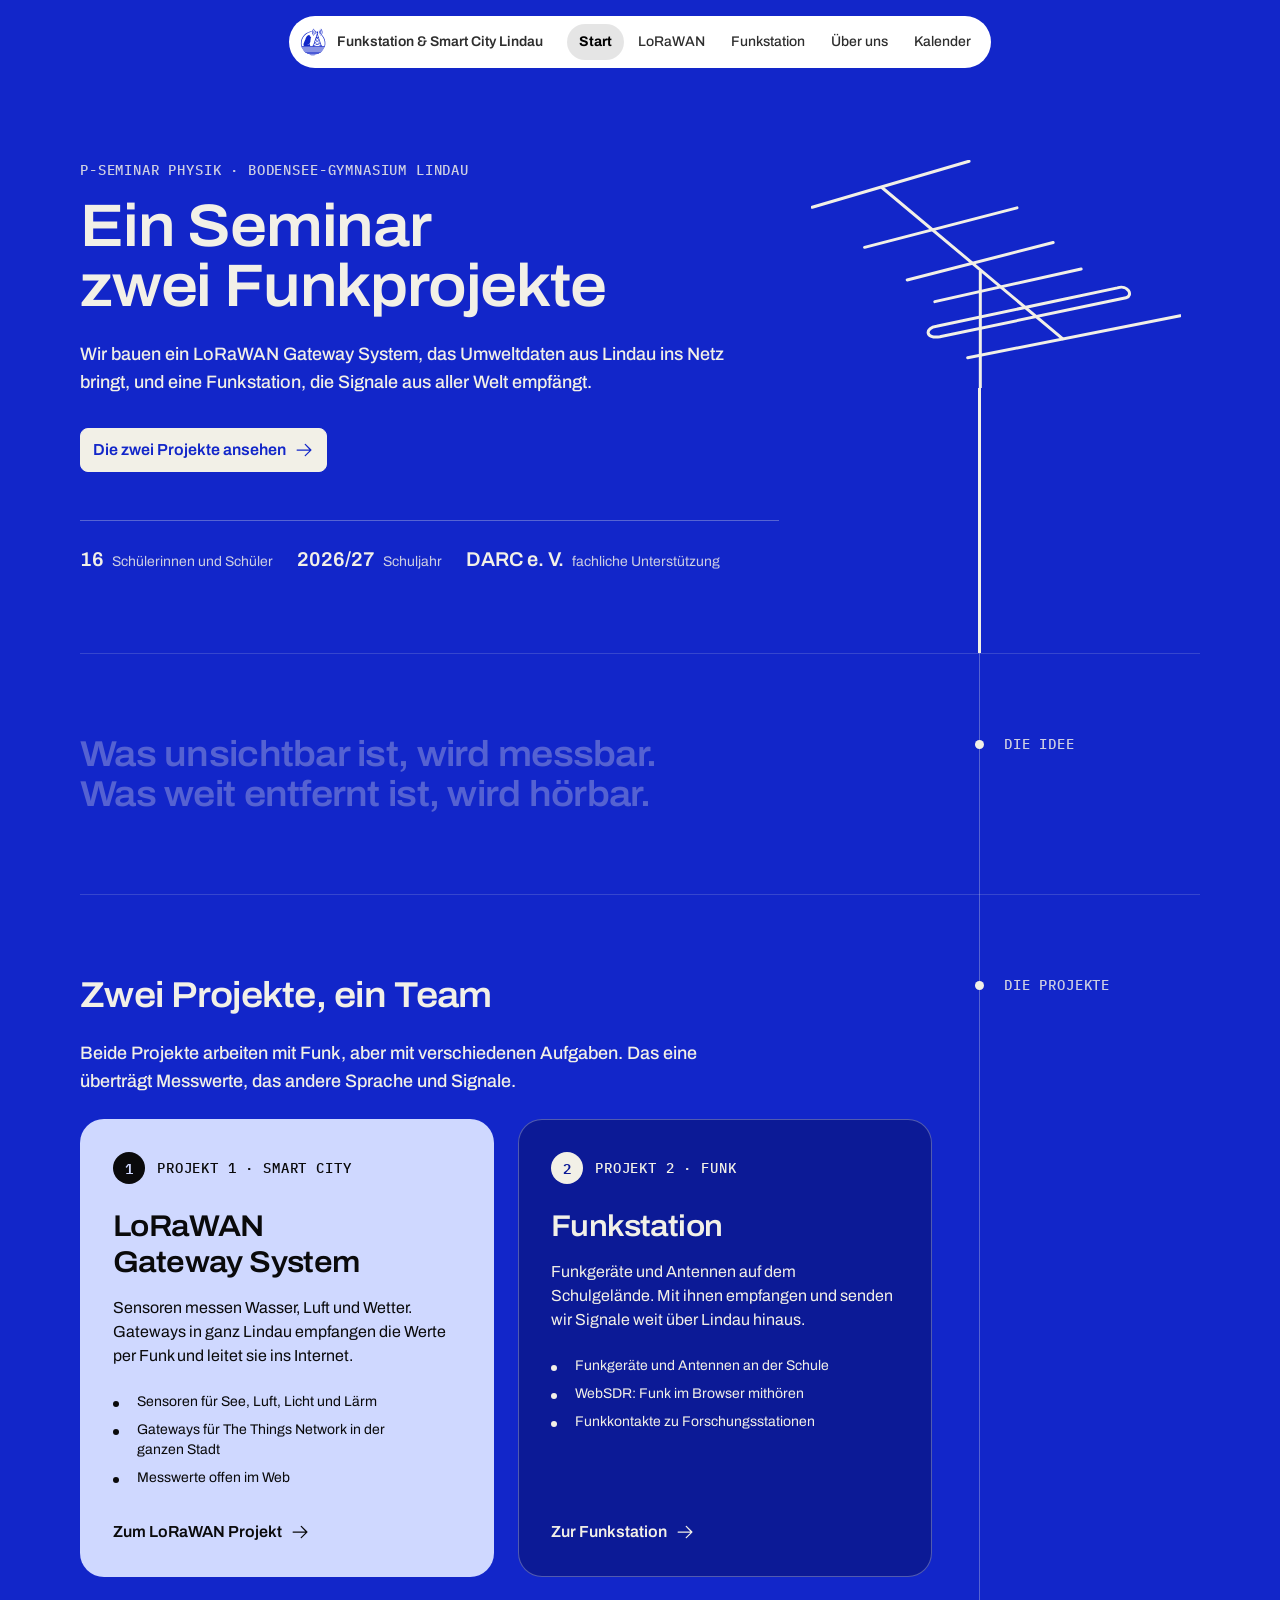
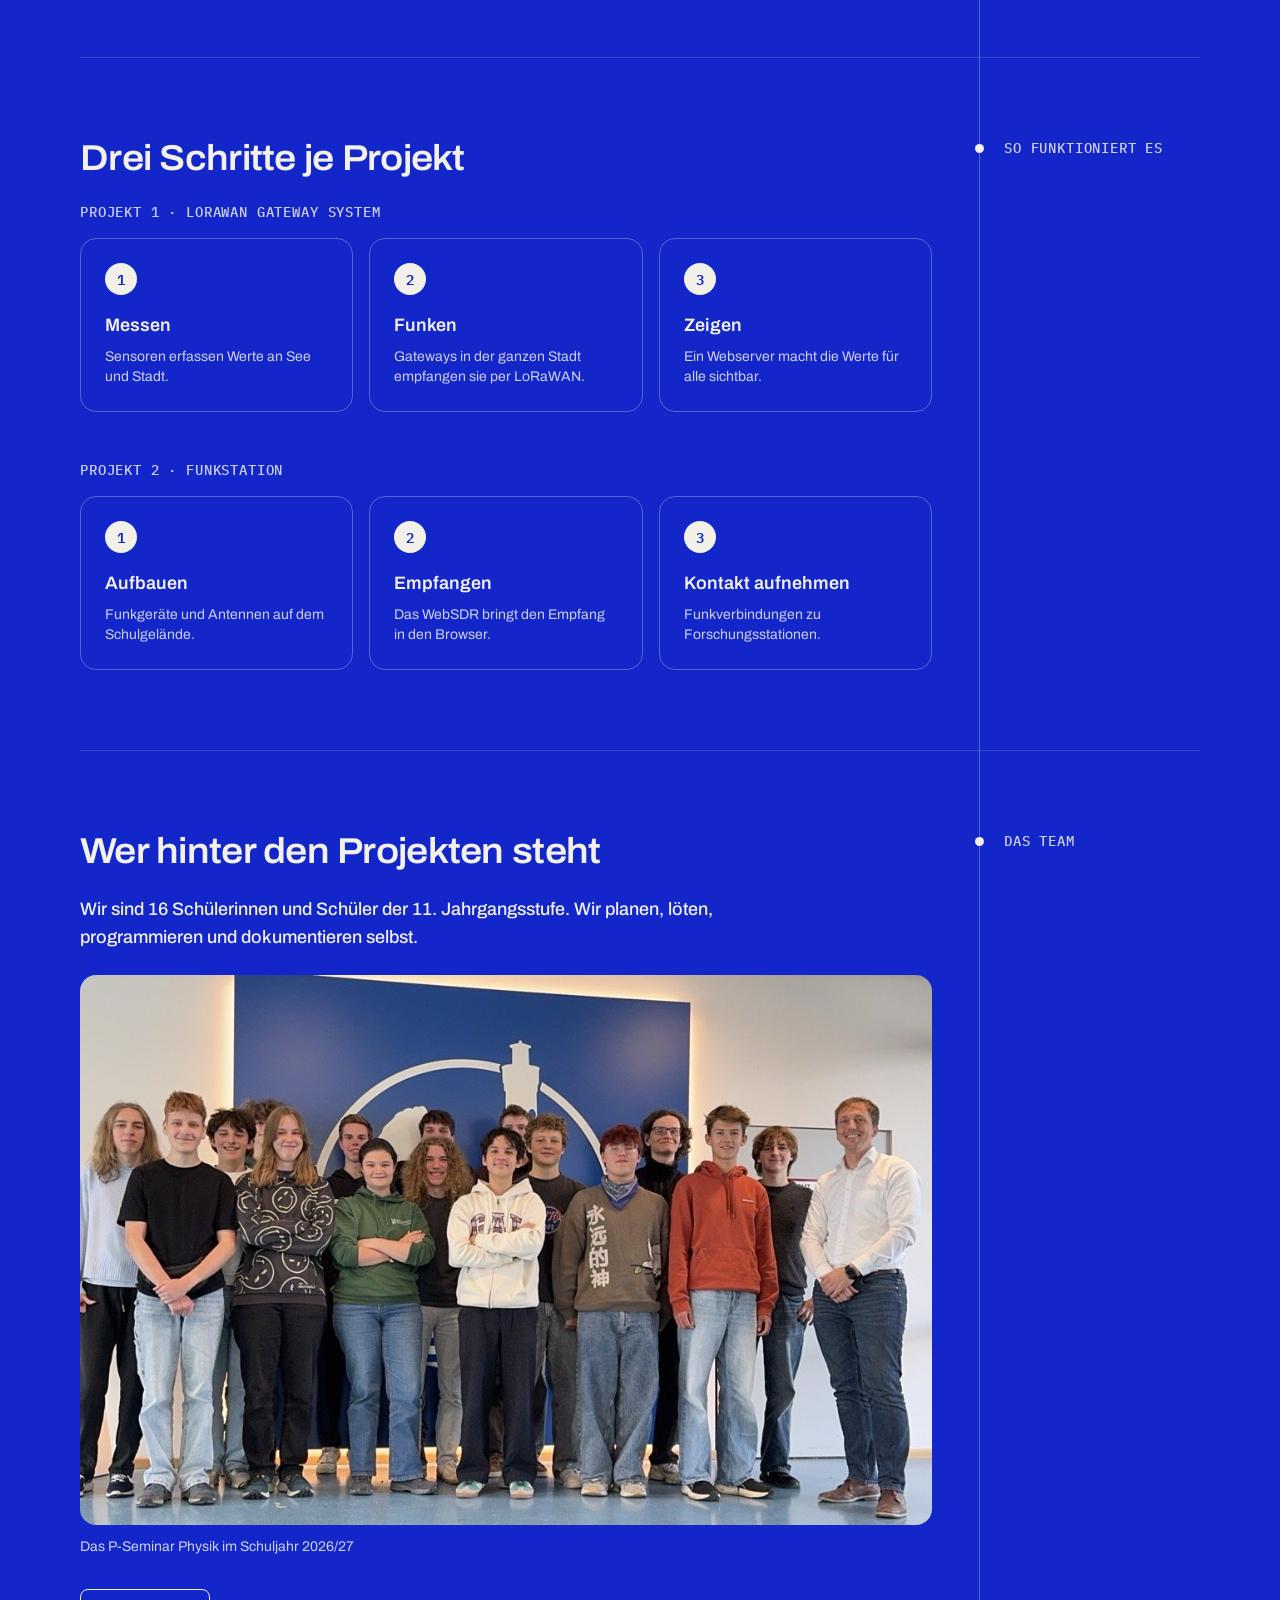
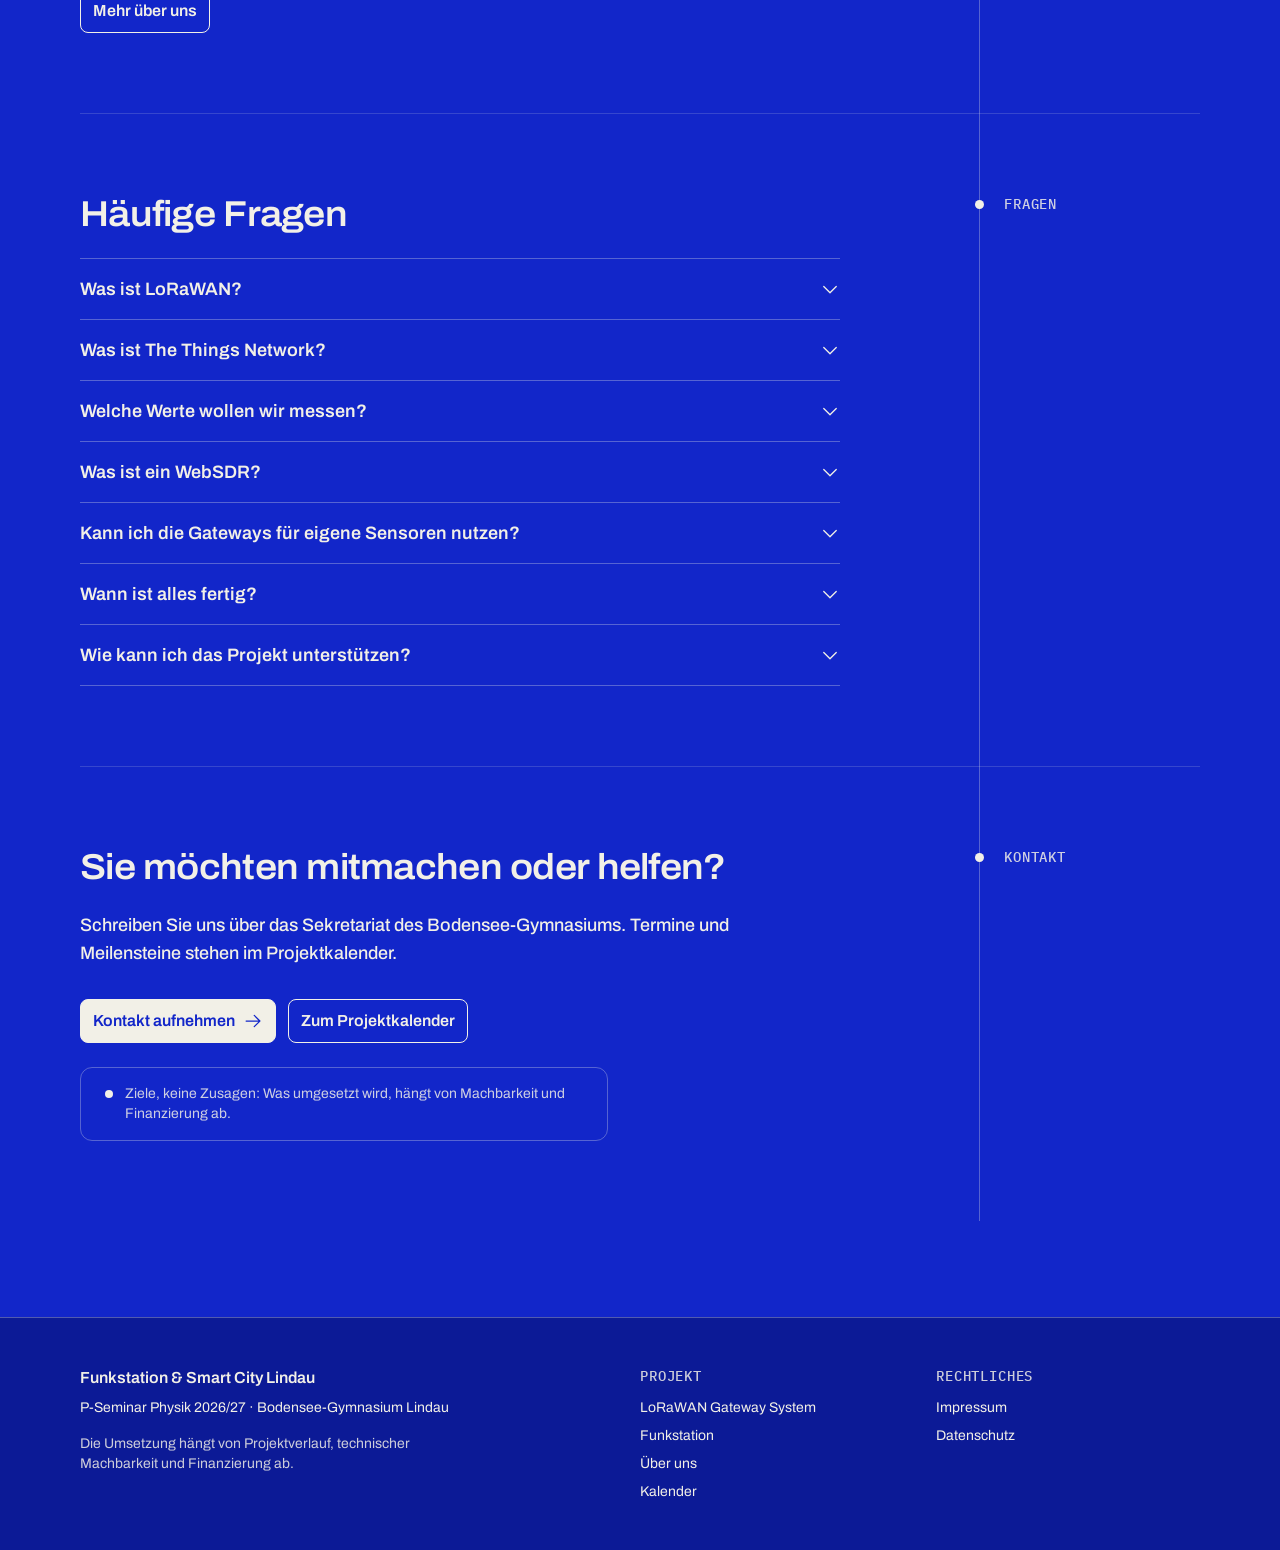
<file: index.html>
<!doctype html>
<html lang="de">
  <head>
    <meta charset="UTF-8" />
    <meta name="viewport" content="width=device-width, initial-scale=1.0" />
    <meta name="theme-color" content="#1226c9" />
    <meta
      name="description"
      content="Das P-Seminar Physik am Bodensee-Gymnasium Lindau baut zwei Projekte: ein LoRaWAN Gateway System für Umweltdaten und eine Funkstation."
    />
    <title>Funkstation &amp; Smart City Lindau — Zwei Funkprojekte am Bodensee-Gymnasium</title>
    <link rel="icon" type="image/svg+xml" href="logoblue.svg" />
    <meta property="og:type" content="website" />
    <meta property="og:site_name" content="Funkstation &amp; Smart City Lindau" />
    <meta property="og:locale" content="de_DE" />
    <meta property="og:title" content="Funkstation &amp; Smart City Lindau" />
    <meta
      property="og:description"
      content="Zwei Projekte des P-Seminars Physik am Bodensee-Gymnasium Lindau: ein LoRaWAN Gateway System für Umweltdaten und eine Funkstation."
    />
    <link rel="stylesheet" href="assets/fonts/fonts.css" />
    <link rel="stylesheet" href="assets/css/tokens.css" />
    <link rel="stylesheet" href="assets/css/base.css" />
    <link rel="stylesheet" href="assets/css/content.css" />
    <link rel="stylesheet" href="assets/css/home.css" />
    <script src="assets/js/site.js" defer></script>
  </head>
  <body>
    <a class="skip-link" href="#main">Zum Inhalt springen</a>

    <header class="site-header">
      <div class="site-header__inner">
        <a class="brand" href="index.html">
          <img class="brand__mark" src="assets/img/logo.svg" width="32" height="32" alt="" />
          <span>Funkstation &amp; Smart City Lindau</span>
        </a>
        <button class="nav-toggle" type="button" aria-expanded="false" aria-controls="site-nav" aria-label="Menü öffnen">
          <span></span><span></span>
        </button>
        <nav class="site-nav" id="site-nav" aria-label="Hauptnavigation">
          <a href="index.html" aria-current="page">Start</a>
          <a href="lorawan.html">LoRaWAN</a>
          <a href="funkstation.html">Funkstation</a>
          <a href="ueber-uns.html">Über uns</a>
          <a href="kalender.html">Kalender</a>
        </nav>
      </div>
    </header>

    <main id="main">
      <div class="shell hero">
        <div class="hero__copy">
          <p class="label">P-Seminar Physik · Bodensee-Gymnasium Lindau</p>
          <h1>Ein Seminar<br />zwei Funkprojekte</h1>
          <p class="lead">
            Wir bauen ein LoRaWAN Gateway System, das Umweltdaten aus Lindau ins Netz bringt, und eine
            Funkstation, die Signale aus aller Welt empfängt.
          </p>
          <div class="btn-row">
            <a class="btn btn--solid" href="#projekte">Die zwei Projekte ansehen <svg class="icon" viewBox="0 0 256 256" aria-hidden="true"><path d="M221.66,133.66l-72,72a8,8,0,0,1-11.32-11.32L196.69,136H40a8,8,0,0,1,0-16H196.69L138.34,61.66a8,8,0,0,1,11.32-11.32l72,72A8,8,0,0,1,221.66,133.66Z"/></svg></a>
          </div>
          <ul class="proof" aria-label="Eckdaten">
            <li><strong>16</strong> Schülerinnen und Schüler</li>
            <li><strong>2026/27</strong> Schuljahr</li>
            <li><strong>DARC e.&nbsp;V.</strong> fachliche Unterstützung</li>
          </ul>
        </div>

        <div class="hero__antenna" aria-hidden="true">
          <svg viewBox="0 0 618 380" fill="none" stroke="currentColor" stroke-width="3" stroke-linecap="round">
            <path d="M118.19 45.8074L419.19 297.806" vector-effect="non-scaling-stroke" />
            <path d="M2.00049 78.7375L263.391 2.00052" vector-effect="non-scaling-stroke" />
            <path d="M89.2905 145.574L343.331 79.7176" vector-effect="non-scaling-stroke" />
            <path d="M160.33 199.975L403.62 137.556" vector-effect="non-scaling-stroke" />
            <path d="M206.41 236.051L450.26 181.649" vector-effect="non-scaling-stroke" />
            <path
              d="M209.271 277.089L510.8 213.146C528.02 207.509 538.061 225.461 524.951 229.754L214.771 294.608C190.011 298.642 189.491 279.36 209.271 277.089Z"
              vector-effect="non-scaling-stroke"
            />
            <path d="M615.378 259.601L261.151 329.607" vector-effect="non-scaling-stroke" />
            <path d="M282.19 185.806V380" vector-effect="non-scaling-stroke" />
          </svg>
        </div>
      </div>

      <div class="shell">
        <div class="track">
          <div class="track__line" aria-hidden="true"><span class="track__fill"></span></div>

          <section class="section" aria-label="Unsere Idee">
            <p class="label section__label">Die Idee</p>
            <div class="section__body">
              <p class="heading-3 tagline" data-words>
                Was unsichtbar ist, wird messbar. Was weit entfernt ist, wird hörbar.
              </p>
            </div>
          </section>

          <section class="section" id="projekte" aria-labelledby="projekte-title">
            <p class="label section__label">Die Projekte</p>
            <div class="section__body" data-reveal>
              <h2 id="projekte-title">Zwei Projekte, ein Team</h2>
              <p class="lead">
                Beide Projekte arbeiten mit Funk, aber mit verschiedenen Aufgaben. Das eine überträgt
                Messwerte, das andere Sprache und Signale.
              </p>

              <div class="projects">
                <a class="project project--lorawan" href="lorawan.html">
                  <span class="project__no"><b><span>1</span></b>Projekt 1 · Smart City</span>
                  <h3>LoRaWAN Gateway System</h3>
                  <p>
                    Sensoren messen Wasser, Luft und Wetter. Gateways in ganz Lindau empfangen die
                    Werte per Funk und leitet sie ins Internet.
                  </p>
                  <ul class="bullets">
                    <li>Sensoren für See, Luft, Licht und Lärm</li>
                    <li>Gateways für The Things Network in der ganzen Stadt</li>
                    <li>Messwerte offen im Web</li>
                  </ul>
                  <span class="project__more">Zum LoRaWAN Projekt <svg class="icon" viewBox="0 0 256 256" aria-hidden="true"><path d="M221.66,133.66l-72,72a8,8,0,0,1-11.32-11.32L196.69,136H40a8,8,0,0,1,0-16H196.69L138.34,61.66a8,8,0,0,1,11.32-11.32l72,72A8,8,0,0,1,221.66,133.66Z"/></svg></span>
                </a>

                <a class="project project--funk" href="funkstation.html">
                  <span class="project__no"><b><span>2</span></b>Projekt 2 · Funk</span>
                  <h3>Funkstation</h3>
                  <p>
                    Funkgeräte und Antennen auf dem Schulgelände. Mit ihnen empfangen und senden wir
                    Signale weit über Lindau hinaus.
                  </p>
                  <ul class="bullets">
                    <li>Funkgeräte und Antennen an der Schule</li>
                    <li>WebSDR: Funk im Browser mithören</li>
                    <li>Funkkontakte zu Forschungsstationen</li>
                  </ul>
                  <span class="project__more">Zur Funkstation <svg class="icon" viewBox="0 0 256 256" aria-hidden="true"><path d="M221.66,133.66l-72,72a8,8,0,0,1-11.32-11.32L196.69,136H40a8,8,0,0,1,0-16H196.69L138.34,61.66a8,8,0,0,1,11.32-11.32l72,72A8,8,0,0,1,221.66,133.66Z"/></svg></span>
                </a>
              </div>
            </div>
          </section>

          <section class="section" aria-labelledby="ablauf-title">
            <p class="label section__label">So funktioniert es</p>
            <div class="section__body" data-reveal>
              <h2 id="ablauf-title">Drei Schritte je Projekt</h2>

              <div class="flow">
                <p class="label">Projekt 1 · LoRaWAN Gateway System</p>
                <ol class="steps">
                  <li><strong>Messen</strong><span>Sensoren erfassen Werte an See und Stadt.</span></li>
                  <li><strong>Funken</strong><span>Gateways in der ganzen Stadt empfangen sie per LoRaWAN.</span></li>
                  <li><strong>Zeigen</strong><span>Ein Webserver macht die Werte für alle sichtbar.</span></li>
                </ol>
              </div>

              <div class="flow">
                <p class="label">Projekt 2 · Funkstation</p>
                <ol class="steps">
                  <li><strong>Aufbauen</strong><span>Funkgeräte und Antennen auf dem Schulgelände.</span></li>
                  <li><strong>Empfangen</strong><span>Das WebSDR bringt den Empfang in den Browser.</span></li>
                  <li><strong>Kontakt aufnehmen</strong><span>Funkverbindungen zu Forschungsstationen.</span></li>
                </ol>
              </div>
            </div>
          </section>

          <section class="section" aria-labelledby="team-title">
            <p class="label section__label">Das Team</p>
            <div class="section__body" data-reveal>
              <h2 id="team-title">Wer hinter den Projekten steht</h2>
              <p class="lead">
                Wir sind 16 Schülerinnen und Schüler der 11. Jahrgangsstufe. Wir planen, löten, programmieren und
                dokumentieren selbst.
              </p>
              <figure class="photo">
                <img src="assets/img/team.jpg" width="1024" height="661" loading="lazy" decoding="async"
                  alt="Gruppenfoto des Seminars: Schülerinnen, Schüler und Betreuung stehen vor einer blauen Wand mit dem Logo der Schule." />
                <figcaption>Das P-Seminar Physik im Schuljahr 2026/27</figcaption>
              </figure>
              <div class="btn-row">
                <a class="btn" href="ueber-uns.html">Mehr über uns</a>
              </div>
            </div>
          </section>


          <section class="section" aria-labelledby="faq-title">
            <p class="label section__label">Fragen</p>
            <div class="section__body" data-reveal>
              <h2 id="faq-title">Häufige Fragen</h2>
              <div class="faq">
                <details>
                  <summary>Was ist LoRaWAN?<svg class="icon" viewBox="0 0 256 256" aria-hidden="true"><path d="M213.66,101.66l-80,80a8,8,0,0,1-11.32,0l-80-80A8,8,0,0,1,53.66,90.34L128,164.69l74.34-74.35a8,8,0,0,1,11.32,11.32Z"/></svg></summary>
                  <p>LoRaWAN ist ein Funkverfahren für kleine Datenmengen. Sensoren können damit über größere Entfernungen senden und brauchen dabei wenig Energie.</p>
                </details>
                <details>
                  <summary>Was ist The Things Network?<svg class="icon" viewBox="0 0 256 256" aria-hidden="true"><path d="M213.66,101.66l-80,80a8,8,0,0,1-11.32,0l-80-80A8,8,0,0,1,53.66,90.34L128,164.69l74.34-74.35a8,8,0,0,1,11.32,11.32Z"/></svg></summary>
                  <p>The Things Network ist ein gemeinschaftlich betriebenes Netz aus LoRaWAN Gateways. Es leitet die Daten der Sensoren ins Internet weiter. Unsere Gateways werden ein Teil davon.</p>
                </details>
                <details>
                  <summary>Welche Werte wollen wir messen?<svg class="icon" viewBox="0 0 256 256" aria-hidden="true"><path d="M213.66,101.66l-80,80a8,8,0,0,1-11.32,0l-80-80A8,8,0,0,1,53.66,90.34L128,164.69l74.34-74.35a8,8,0,0,1,11.32,11.32Z"/></svg></summary>
                  <p>Wasserstand und Wasserparameter des Bodensees, Luftqualität, Temperatur und Luftfeuchtigkeit, Helligkeit und Geräuschpegel.</p>
                </details>
                <details>
                  <summary>Was ist ein WebSDR?<svg class="icon" viewBox="0 0 256 256" aria-hidden="true"><path d="M213.66,101.66l-80,80a8,8,0,0,1-11.32,0l-80-80A8,8,0,0,1,53.66,90.34L128,164.69l74.34-74.35a8,8,0,0,1,11.32,11.32Z"/></svg></summary>
                  <p>Ein WebSDR ist eine Empfangsstation, die man über den Browser bedient. Damit kann jede und jeder Funkstationen mithören, ohne selbst ein Funkgerät zu besitzen.</p>
                </details>
                <details>
                  <summary>Kann ich die Gateways für eigene Sensoren nutzen?<svg class="icon" viewBox="0 0 256 256" aria-hidden="true"><path d="M213.66,101.66l-80,80a8,8,0,0,1-11.32,0l-80-80A8,8,0,0,1,53.66,90.34L128,164.69l74.34-74.35a8,8,0,0,1,11.32,11.32Z"/></svg></summary>
                  <p>Ja, das ist das Ziel. Über The Things Network können auch andere Menschen, Schulen und Organisationen in der Region ihre Sensoren anbinden.</p>
                </details>
                <details>
                  <summary>Wann ist alles fertig?<svg class="icon" viewBox="0 0 256 256" aria-hidden="true"><path d="M213.66,101.66l-80,80a8,8,0,0,1-11.32,0l-80-80A8,8,0,0,1,53.66,90.34L128,164.69l74.34-74.35a8,8,0,0,1,11.32,11.32Z"/></svg></summary>
                  <p>Wir bauen im Schuljahr 2026/27 Schritt für Schritt. Was umgesetzt wird, hängt vom Projektverlauf, der technischen Machbarkeit und der Finanzierung ab. Die nächsten Termine stehen im Projektkalender.</p>
                </details>
                <details>
                  <summary>Wie kann ich das Projekt unterstützen?<svg class="icon" viewBox="0 0 256 256" aria-hidden="true"><path d="M213.66,101.66l-80,80a8,8,0,0,1-11.32,0l-80-80A8,8,0,0,1,53.66,90.34L128,164.69l74.34-74.35a8,8,0,0,1,11.32,11.32Z"/></svg></summary>
                  <p>Wir freuen uns über Ausrüstung, Fachwissen und Menschen, die den Betrieb mittragen. Schreiben Sie an das Sekretariat des Bodensee-Gymnasiums.</p>
                </details>
              </div>
            </div>
          </section>

          <section class="section" aria-labelledby="kontakt-title">
            <p class="label section__label">Kontakt</p>
            <div class="section__body" data-reveal>
              <h2 id="kontakt-title">Sie möchten mitmachen oder helfen?</h2>
              <p class="lead">
                Schreiben Sie uns über das Sekretariat des Bodensee-Gymnasiums. Termine und Meilensteine
                stehen im Projektkalender.
              </p>
              <div class="btn-row">
                <a class="btn btn--solid" href="mailto:mail@bodensee-gymnasium.de">Kontakt aufnehmen <svg class="icon" viewBox="0 0 256 256" aria-hidden="true"><path d="M221.66,133.66l-72,72a8,8,0,0,1-11.32-11.32L196.69,136H40a8,8,0,0,1,0-16H196.69L138.34,61.66a8,8,0,0,1,11.32-11.32l72,72A8,8,0,0,1,221.66,133.66Z"/></svg></a>
                <a class="btn" href="kalender.html">Zum Projektkalender</a>
              </div>
              <p class="notice">Ziele, keine Zusagen: Was umgesetzt wird, hängt von Machbarkeit und Finanzierung ab.</p>
            </div>
          </section>
        </div>
      </div>
    </main>

    <footer class="site-footer">
      <div class="shell site-footer__inner">
        <div class="site-footer__about">
          <p class="site-footer__title">Funkstation &amp; Smart City Lindau</p>
          <p>P-Seminar Physik 2026/27 · Bodensee-Gymnasium Lindau</p>
          <p class="site-footer__note">
            Die Umsetzung hängt von Projektverlauf, technischer Machbarkeit und Finanzierung ab.
          </p>
        </div>
        <nav aria-label="Projekt">
          <p class="label">Projekt</p>
          <ul>
            <li><a href="lorawan.html">LoRaWAN Gateway System</a></li>
            <li><a href="funkstation.html">Funkstation</a></li>
            <li><a href="ueber-uns.html">Über uns</a></li>
            <li><a href="kalender.html">Kalender</a></li>
          </ul>
        </nav>
        <nav aria-label="Rechtliches">
          <p class="label">Rechtliches</p>
          <ul>
            <li><a href="impressum.html">Impressum</a></li>
            <li><a href="datenschutz.html">Datenschutz</a></li>
          </ul>
        </nav>
      </div>
    </footer>
  </body>
</html>
</file>
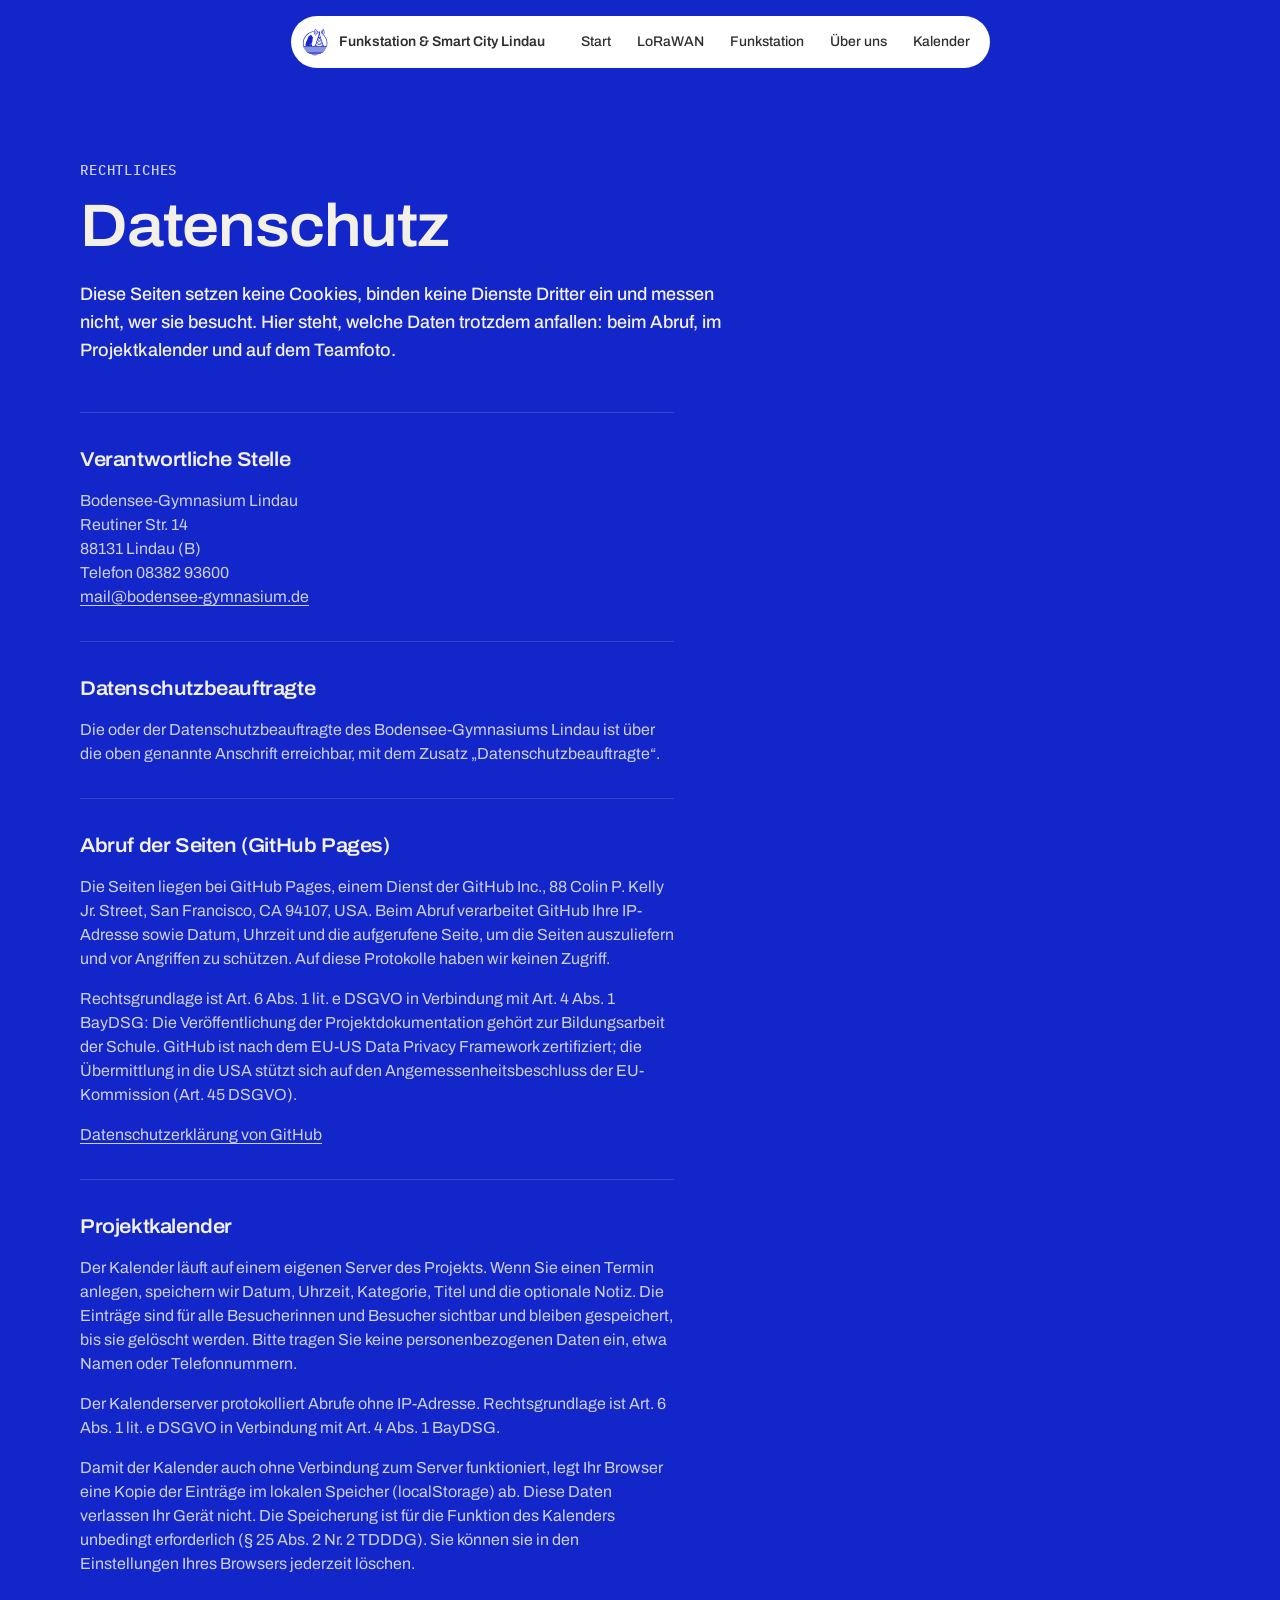
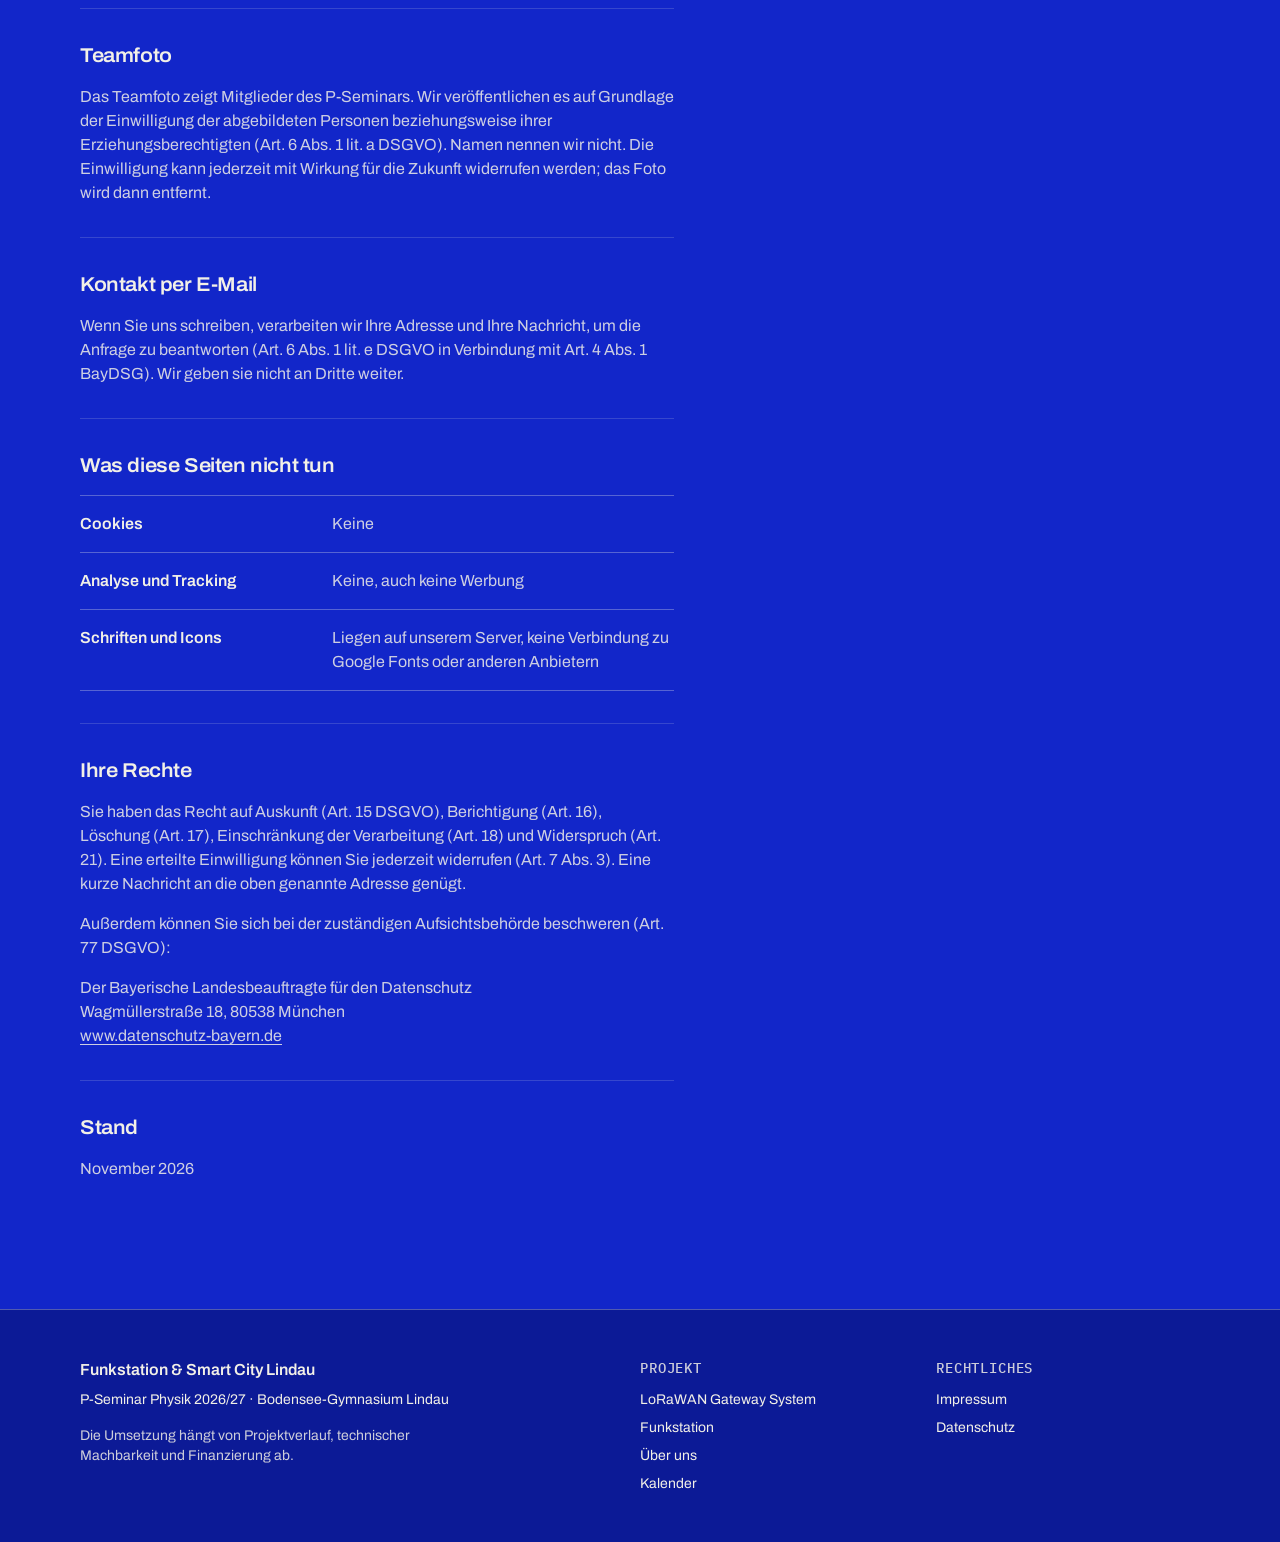
<file: datenschutz.html>
<!doctype html>
<html lang="de">
  <head>
    <meta charset="UTF-8" />
    <meta name="viewport" content="width=device-width, initial-scale=1.0" />
    <meta name="theme-color" content="#1226c9" />
    <meta
      name="description"
      content="Datenschutzerklärung der Projektseite Funkstation &amp; Smart City Lindau: keine Cookies, kein Tracking, Hosting bei GitHub Pages, Projektkalender, Teamfoto."
    />
    <title>Datenschutz — Funkstation &amp; Smart City Lindau</title>
    <link rel="icon" type="image/svg+xml" href="logoblue.svg" />
    <link rel="stylesheet" href="assets/fonts/fonts.css" />
    <link rel="stylesheet" href="assets/css/tokens.css" />
    <link rel="stylesheet" href="assets/css/base.css" />
    <link rel="stylesheet" href="assets/css/content.css" />
    <script src="assets/js/site.js" defer></script>
  </head>
  <body>
    <a class="skip-link" href="#main">Zum Inhalt springen</a>

    <header class="site-header">
      <div class="site-header__inner">
        <a class="brand" href="index.html">
          <img class="brand__mark" src="assets/img/logo.svg" width="32" height="32" alt="" />
          <span>Funkstation &amp; Smart City Lindau</span>
        </a>
        <button class="nav-toggle" type="button" aria-expanded="false" aria-controls="site-nav" aria-label="Menü öffnen">
          <span></span><span></span>
        </button>
        <nav class="site-nav" id="site-nav" aria-label="Hauptnavigation">
          <a href="index.html">Start</a>
          <a href="lorawan.html">LoRaWAN</a>
          <a href="funkstation.html">Funkstation</a>
          <a href="ueber-uns.html">Über uns</a>
          <a href="kalender.html">Kalender</a>
        </nav>
      </div>
    </header>

    <main id="main" class="shell">
      <header class="page-head">
        <p class="label">Rechtliches</p>
        <h1>Datenschutz</h1>
        <p class="lead">
          Diese Seiten setzen keine Cookies, binden keine Dienste Dritter ein und messen nicht, wer sie besucht.
          Hier steht, welche Daten trotzdem anfallen: beim Abruf, im Projektkalender und auf dem Teamfoto.
        </p>
      </header>

      <div class="prose">
        <section aria-labelledby="stelle">
          <h2 id="stelle">Verantwortliche Stelle</h2>
          <address>
            Bodensee-Gymnasium Lindau<br />
            Reutiner Str. 14<br />
            88131 Lindau (B)<br />
            Telefon 08382 93600<br />
            <a href="mailto:mail@bodensee-gymnasium.de">mail@bodensee-gymnasium.de</a>
          </address>
        </section>

        <section aria-labelledby="dsb">
          <h2 id="dsb">Datenschutzbeauftragte</h2>
          <p>
            Die oder der Datenschutzbeauftragte des Bodensee-Gymnasiums Lindau ist über die oben genannte
            Anschrift erreichbar, mit dem Zusatz „Datenschutzbeauftragte“.
          </p>
        </section>

        <section aria-labelledby="hosting">
          <h2 id="hosting">Abruf der Seiten (GitHub Pages)</h2>
          <p>
            Die Seiten liegen bei GitHub Pages, einem Dienst der GitHub Inc., 88 Colin P. Kelly Jr. Street,
            San Francisco, CA 94107, USA. Beim Abruf verarbeitet GitHub Ihre IP-Adresse sowie Datum, Uhrzeit und
            die aufgerufene Seite, um die Seiten auszuliefern und vor Angriffen zu schützen. Auf diese Protokolle
            haben wir keinen Zugriff.
          </p>
          <p>
            Rechtsgrundlage ist Art. 6 Abs. 1 lit. e DSGVO in Verbindung mit Art. 4 Abs. 1 BayDSG: Die
            Veröffentlichung der Projektdokumentation gehört zur Bildungsarbeit der Schule. GitHub ist nach dem
            EU-US Data Privacy Framework zertifiziert; die Übermittlung in die USA stützt sich auf den
            Angemessenheitsbeschluss der EU-Kommission (Art. 45 DSGVO).
          </p>
          <p>
            <a href="https://docs.github.com/site-policy/privacy-policies/github-general-privacy-statement"
              >Datenschutzerklärung von GitHub</a
            >
          </p>
        </section>

        <section aria-labelledby="kalender">
          <h2 id="kalender">Projektkalender</h2>
          <p>
            Der Kalender läuft auf einem eigenen Server des Projekts. Wenn Sie einen Termin anlegen, speichern wir
            Datum, Uhrzeit, Kategorie, Titel und die optionale Notiz. Die Einträge sind für alle Besucherinnen und
            Besucher sichtbar und bleiben gespeichert, bis sie gelöscht werden. Bitte tragen Sie keine
            personenbezogenen Daten ein, etwa Namen oder Telefonnummern.
          </p>
          <p>
            Der Kalenderserver protokolliert Abrufe ohne IP-Adresse. Rechtsgrundlage ist Art. 6 Abs. 1 lit. e
            DSGVO in Verbindung mit Art. 4 Abs. 1 BayDSG.
          </p>
          <p>
            Damit der Kalender auch ohne Verbindung zum Server funktioniert, legt Ihr Browser eine Kopie der
            Einträge im lokalen Speicher (localStorage) ab. Diese Daten verlassen Ihr Gerät nicht. Die Speicherung
            ist für die Funktion des Kalenders unbedingt erforderlich (§ 25 Abs. 2 Nr. 2 TDDDG). Sie können sie in
            den Einstellungen Ihres Browsers jederzeit löschen.
          </p>
        </section>

        <section aria-labelledby="foto">
          <h2 id="foto">Teamfoto</h2>
          <p>
            Das Teamfoto zeigt Mitglieder des P-Seminars. Wir veröffentlichen es auf Grundlage der Einwilligung
            der abgebildeten Personen beziehungsweise ihrer Erziehungsberechtigten (Art. 6 Abs. 1 lit. a DSGVO).
            Namen nennen wir nicht. Die Einwilligung kann jederzeit mit Wirkung für die Zukunft widerrufen werden;
            das Foto wird dann entfernt.
          </p>
        </section>

        <section aria-labelledby="mail">
          <h2 id="mail">Kontakt per E-Mail</h2>
          <p>
            Wenn Sie uns schreiben, verarbeiten wir Ihre Adresse und Ihre Nachricht, um die Anfrage zu
            beantworten (Art. 6 Abs. 1 lit. e DSGVO in Verbindung mit Art. 4 Abs. 1 BayDSG). Wir geben sie nicht
            an Dritte weiter.
          </p>
        </section>

        <section aria-labelledby="ohne">
          <h2 id="ohne">Was diese Seiten nicht tun</h2>
          <dl class="fact-list">
            <div>
              <dt>Cookies</dt>
              <dd>Keine</dd>
            </div>
            <div>
              <dt>Analyse und Tracking</dt>
              <dd>Keine, auch keine Werbung</dd>
            </div>
            <div>
              <dt>Schriften und Icons</dt>
              <dd>Liegen auf unserem Server, keine Verbindung zu Google Fonts oder anderen Anbietern</dd>
            </div>
          </dl>
        </section>

        <section aria-labelledby="rechte">
          <h2 id="rechte">Ihre Rechte</h2>
          <p>
            Sie haben das Recht auf Auskunft (Art. 15 DSGVO), Berichtigung (Art. 16), Löschung (Art. 17),
            Einschränkung der Verarbeitung (Art. 18) und Widerspruch (Art. 21). Eine erteilte Einwilligung können
            Sie jederzeit widerrufen (Art. 7 Abs. 3). Eine kurze Nachricht an die oben genannte Adresse genügt.
          </p>
          <p>
            Außerdem können Sie sich bei der zuständigen Aufsichtsbehörde beschweren (Art. 77 DSGVO):
          </p>
          <address>
            Der Bayerische Landesbeauftragte für den Datenschutz<br />
            Wagmüllerstraße 18, 80538 München<br />
            <a href="https://www.datenschutz-bayern.de">www.datenschutz-bayern.de</a>
          </address>
        </section>

        <section aria-labelledby="stand">
          <h2 id="stand">Stand</h2>
          <p>November 2026</p>
        </section>
      </div>
    </main>

    <footer class="site-footer">
      <div class="shell site-footer__inner">
        <div class="site-footer__about">
          <p class="site-footer__title">Funkstation &amp; Smart City Lindau</p>
          <p>P-Seminar Physik 2026/27 · Bodensee-Gymnasium Lindau</p>
          <p class="site-footer__note">
            Die Umsetzung hängt von Projektverlauf, technischer Machbarkeit und Finanzierung ab.
          </p>
        </div>
        <nav aria-label="Projekt">
          <p class="label">Projekt</p>
          <ul>
            <li><a href="lorawan.html">LoRaWAN Gateway System</a></li>
            <li><a href="funkstation.html">Funkstation</a></li>
            <li><a href="ueber-uns.html">Über uns</a></li>
            <li><a href="kalender.html">Kalender</a></li>
          </ul>
        </nav>
        <nav aria-label="Rechtliches">
          <p class="label">Rechtliches</p>
          <ul>
            <li><a href="impressum.html">Impressum</a></li>
            <li><a href="datenschutz.html">Datenschutz</a></li>
          </ul>
        </nav>
      </div>
    </footer>
  </body>
</html>
</file>
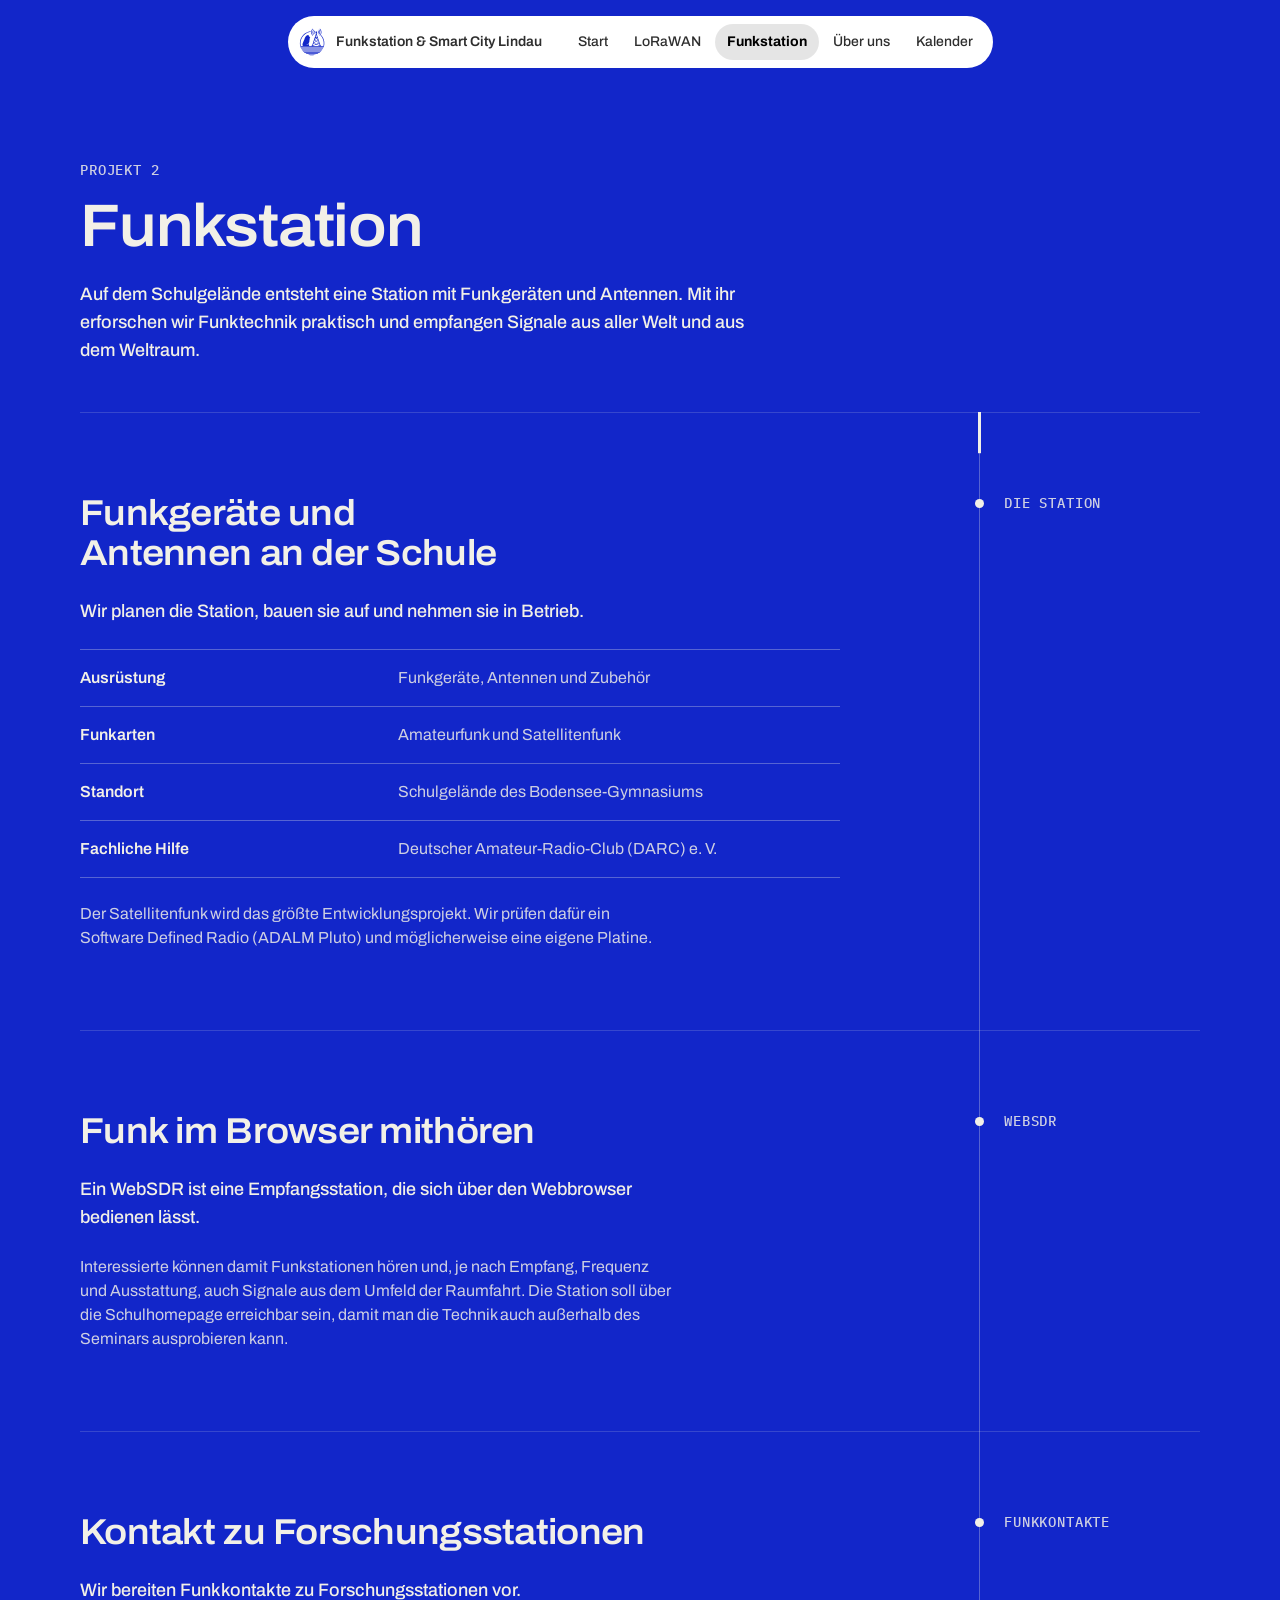
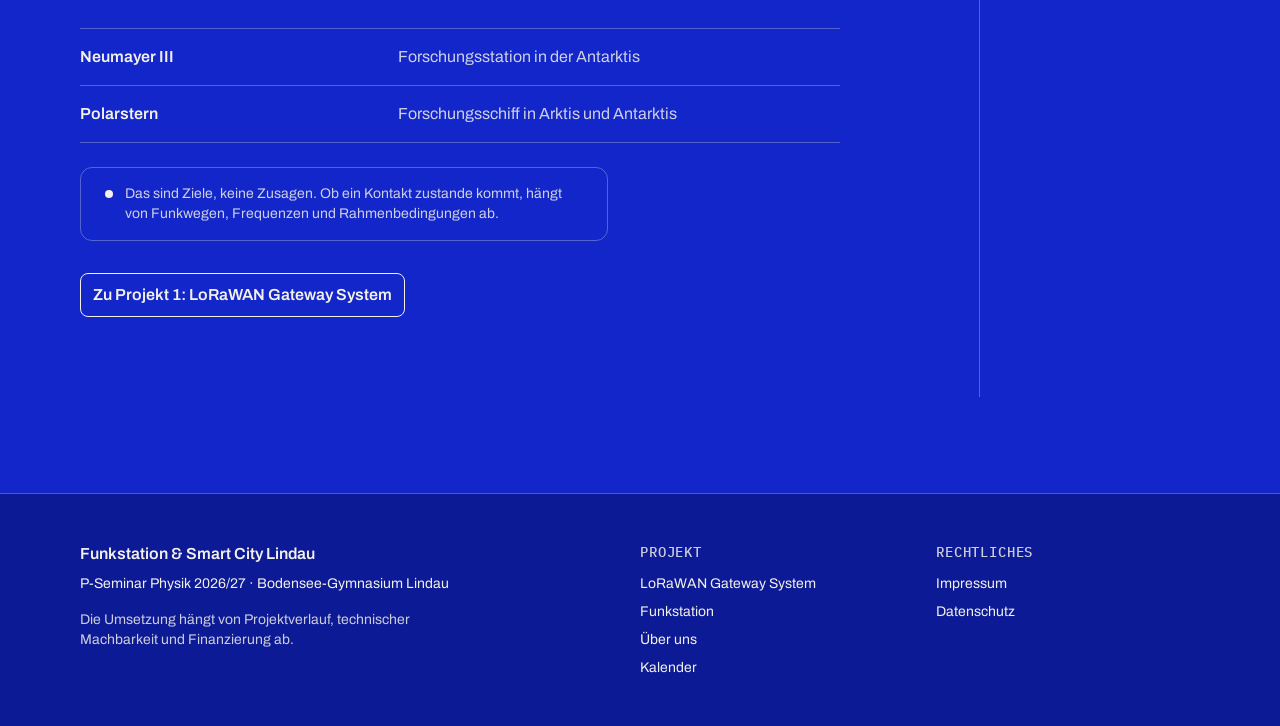
<file: funkstation.html>
<!doctype html>
<html lang="de">
  <head>
    <meta charset="UTF-8" />
    <meta name="viewport" content="width=device-width, initial-scale=1.0" />
    <meta name="theme-color" content="#1226c9" />
    <meta
      name="description"
      content="Projekt 2 des P-Seminars Physik am Bodensee-Gymnasium Lindau: eine Funkstation mit WebSDR und Funkkontakten zu Forschungsstationen."
    />
    <title>Funkstation — Funkstation &amp; Smart City Lindau</title>
    <link rel="icon" type="image/svg+xml" href="logoblue.svg" />
    <link rel="stylesheet" href="assets/fonts/fonts.css" />
    <link rel="stylesheet" href="assets/css/tokens.css" />
    <link rel="stylesheet" href="assets/css/base.css" />
    <link rel="stylesheet" href="assets/css/content.css" />
    <script src="assets/js/site.js" defer></script>
  </head>
  <body>
    <a class="skip-link" href="#main">Zum Inhalt springen</a>

    <header class="site-header">
      <div class="site-header__inner">
        <a class="brand" href="index.html">
          <img class="brand__mark" src="assets/img/logo.svg" width="32" height="32" alt="" />
          <span>Funkstation &amp; Smart City Lindau</span>
        </a>
        <button class="nav-toggle" type="button" aria-expanded="false" aria-controls="site-nav" aria-label="Menü öffnen">
          <span></span><span></span>
        </button>
        <nav class="site-nav" id="site-nav" aria-label="Hauptnavigation">
          <a href="index.html">Start</a>
          <a href="lorawan.html">LoRaWAN</a>
          <a href="funkstation.html" aria-current="page">Funkstation</a>
          <a href="ueber-uns.html">Über uns</a>
          <a href="kalender.html">Kalender</a>
        </nav>
      </div>
    </header>

    <main id="main" class="shell">
      <header class="page-head">
        <p class="label">Projekt 2</p>
        <h1>Funkstation</h1>
        <p class="lead">
          Auf dem Schulgelände entsteht eine Station mit Funkgeräten und Antennen. Mit ihr erforschen wir Funktechnik praktisch und empfangen Signale aus aller Welt und aus dem Weltraum.
        </p>
      </header>

      <div class="track">
        <div class="track__line" aria-hidden="true"><span class="track__fill"></span></div>

        <section class="section" aria-labelledby="station-title">
          <p class="label section__label">Die Station</p>
          <div class="section__body" data-reveal>
            <h2 id="station-title">Funkgeräte und Antennen an der Schule</h2>
            <p class="lead">
              Wir planen die Station, bauen sie auf und nehmen sie in Betrieb.
            </p>
            <dl class="fact-list">
              <div>
                <dt>Ausrüstung</dt>
                <dd>Funkgeräte, Antennen und Zubehör</dd>
              </div>
              <div>
                <dt>Funkarten</dt>
                <dd>Amateurfunk und Satellitenfunk</dd>
              </div>
              <div>
                <dt>Standort</dt>
                <dd>Schulgelände des Bodensee-Gymnasiums</dd>
              </div>
              <div>
                <dt>Fachliche Hilfe</dt>
                <dd>Deutscher Amateur-Radio-Club (DARC) e.&nbsp;V.</dd>
              </div>
            </dl>
            <p>
              Der Satellitenfunk wird das größte Entwicklungsprojekt. Wir prüfen dafür ein Software Defined Radio
              (ADALM Pluto) und möglicherweise eine eigene Platine.
            </p>
          </div>
        </section>

        <section class="section" aria-labelledby="websdr-title">
          <p class="label section__label">WebSDR</p>
          <div class="section__body" data-reveal>
            <h2 id="websdr-title">Funk im Browser mithören</h2>
            <p class="lead">
              Ein WebSDR ist eine Empfangsstation, die sich über den Webbrowser bedienen lässt.
            </p>
            <p>
              Interessierte können damit Funkstationen hören und, je nach Empfang, Frequenz und Ausstattung, auch Signale aus dem Umfeld der Raumfahrt. Die Station soll über die Schulhomepage erreichbar sein, damit man die Technik auch außerhalb des Seminars ausprobieren kann.
            </p>
          </div>
        </section>

        <section class="section" aria-labelledby="kontakte-title">
          <p class="label section__label">Funkkontakte</p>
          <div class="section__body" data-reveal>
            <h2 id="kontakte-title">Kontakt zu Forschungsstationen</h2>
            <p class="lead">
              Wir bereiten Funkkontakte zu Forschungsstationen vor.
            </p>
            <dl class="fact-list">
              <div>
                <dt>Neumayer III</dt>
                <dd>Forschungsstation in der Antarktis</dd>
              </div>
              <div>
                <dt>Polarstern</dt>
                <dd>Forschungsschiff in Arktis und Antarktis</dd>
              </div>
            </dl>
            <p class="notice">
              Das sind Ziele, keine Zusagen. Ob ein Kontakt zustande kommt, hängt von Funkwegen, Frequenzen und Rahmenbedingungen ab.
            </p>
            <div class="btn-row">
              <a class="btn" href="lorawan.html">Zu Projekt 1: LoRaWAN Gateway System</a>
            </div>
          </div>
        </section>
      </div>
    </main>

    <footer class="site-footer">
      <div class="shell site-footer__inner">
        <div class="site-footer__about">
          <p class="site-footer__title">Funkstation &amp; Smart City Lindau</p>
          <p>P-Seminar Physik 2026/27 · Bodensee-Gymnasium Lindau</p>
          <p class="site-footer__note">
            Die Umsetzung hängt von Projektverlauf, technischer Machbarkeit und Finanzierung ab.
          </p>
        </div>
        <nav aria-label="Projekt">
          <p class="label">Projekt</p>
          <ul>
            <li><a href="lorawan.html">LoRaWAN Gateway System</a></li>
            <li><a href="funkstation.html">Funkstation</a></li>
            <li><a href="ueber-uns.html">Über uns</a></li>
            <li><a href="kalender.html">Kalender</a></li>
          </ul>
        </nav>
        <nav aria-label="Rechtliches">
          <p class="label">Rechtliches</p>
          <ul>
            <li><a href="impressum.html">Impressum</a></li>
            <li><a href="datenschutz.html">Datenschutz</a></li>
          </ul>
        </nav>
      </div>
    </footer>
  </body>
</html>
</file>
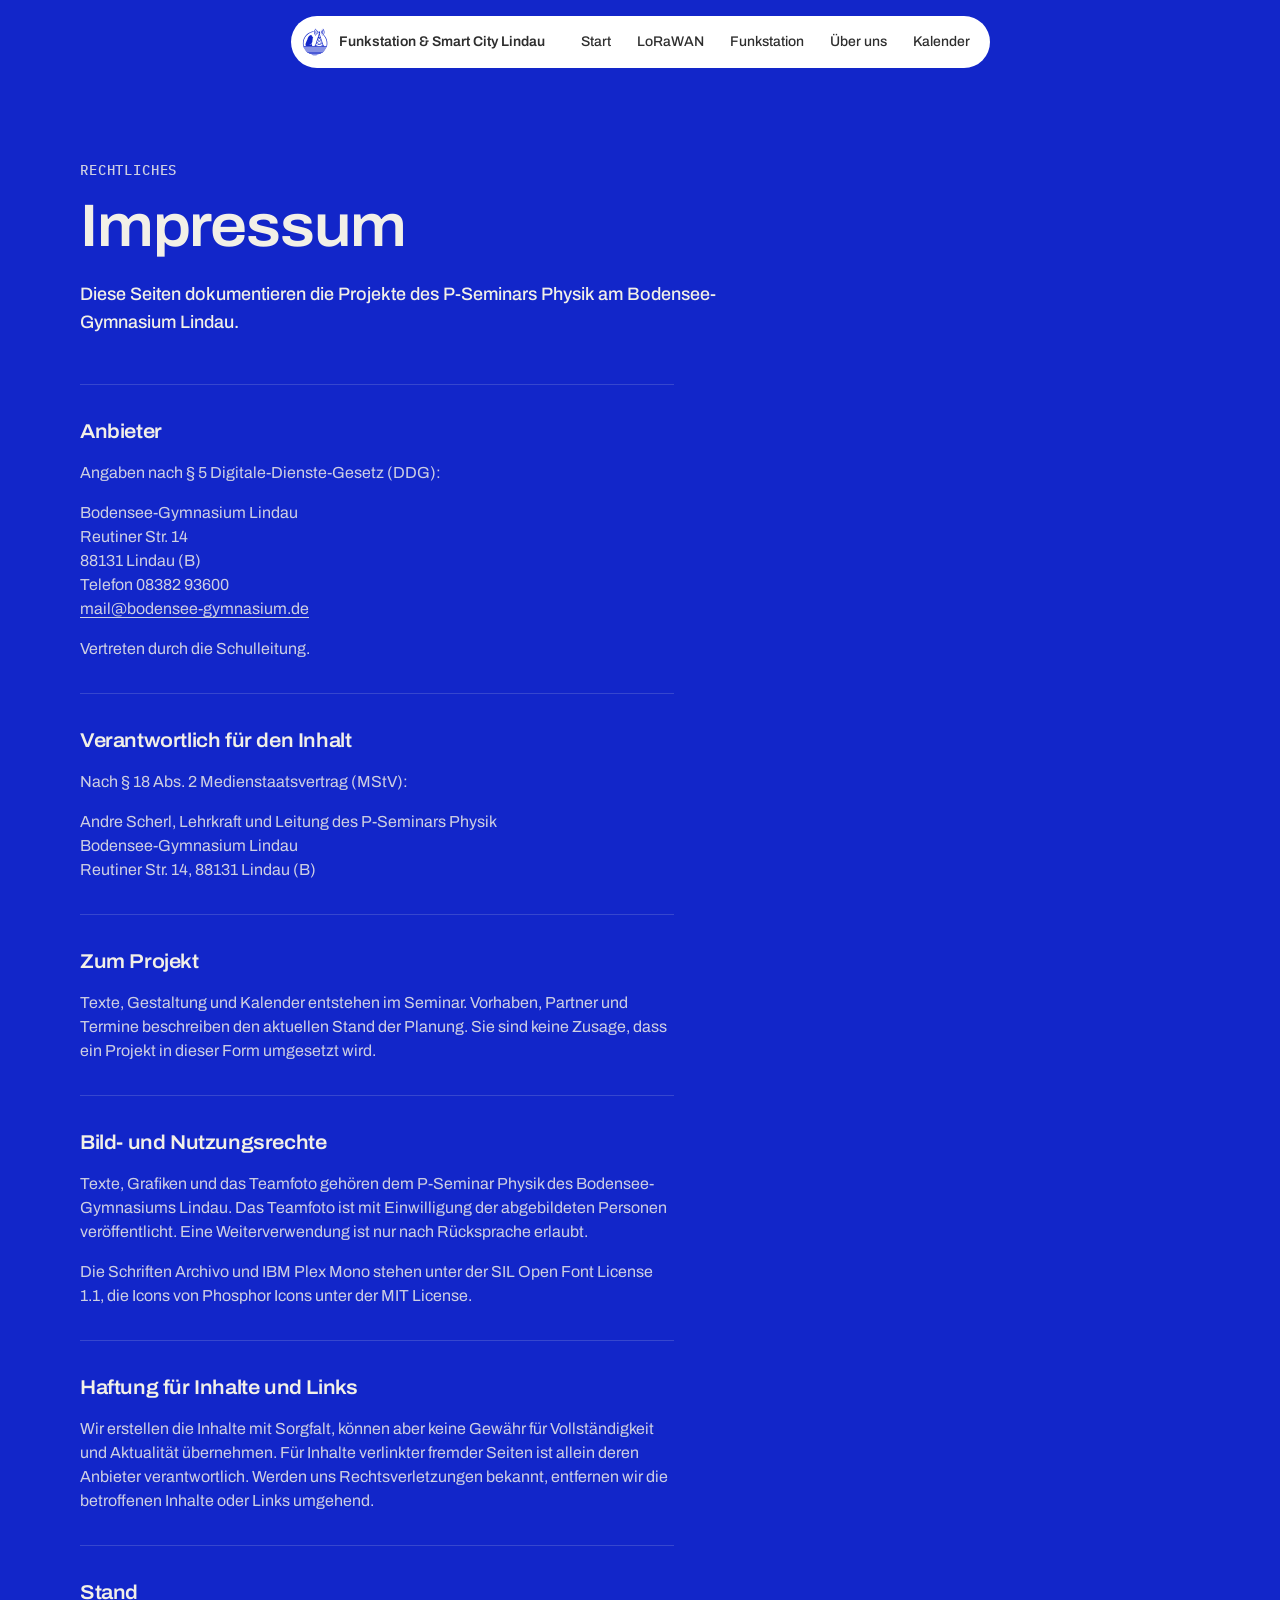
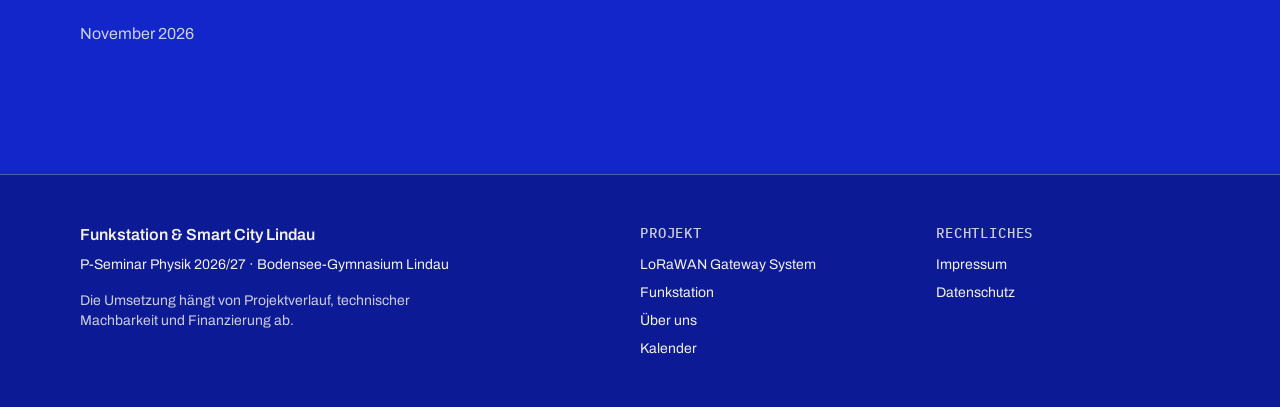
<file: impressum.html>
<!doctype html>
<html lang="de">
  <head>
    <meta charset="UTF-8" />
    <meta name="viewport" content="width=device-width, initial-scale=1.0" />
    <meta name="theme-color" content="#1226c9" />
    <meta
      name="description"
      content="Impressum der Projektseite Funkstation &amp; Smart City Lindau, P-Seminar Physik am Bodensee-Gymnasium Lindau."
    />
    <title>Impressum — Funkstation &amp; Smart City Lindau</title>
    <link rel="icon" type="image/svg+xml" href="logoblue.svg" />
    <link rel="stylesheet" href="assets/fonts/fonts.css" />
    <link rel="stylesheet" href="assets/css/tokens.css" />
    <link rel="stylesheet" href="assets/css/base.css" />
    <link rel="stylesheet" href="assets/css/content.css" />
    <script src="assets/js/site.js" defer></script>
  </head>
  <body>
    <a class="skip-link" href="#main">Zum Inhalt springen</a>

    <header class="site-header">
      <div class="site-header__inner">
        <a class="brand" href="index.html">
          <img class="brand__mark" src="assets/img/logo.svg" width="32" height="32" alt="" />
          <span>Funkstation &amp; Smart City Lindau</span>
        </a>
        <button class="nav-toggle" type="button" aria-expanded="false" aria-controls="site-nav" aria-label="Menü öffnen">
          <span></span><span></span>
        </button>
        <nav class="site-nav" id="site-nav" aria-label="Hauptnavigation">
          <a href="index.html">Start</a>
          <a href="lorawan.html">LoRaWAN</a>
          <a href="funkstation.html">Funkstation</a>
          <a href="ueber-uns.html">Über uns</a>
          <a href="kalender.html">Kalender</a>
        </nav>
      </div>
    </header>

    <main id="main" class="shell">
      <header class="page-head">
        <p class="label">Rechtliches</p>
        <h1>Impressum</h1>
        <p class="lead">
          Diese Seiten dokumentieren die Projekte des P-Seminars Physik am Bodensee-Gymnasium Lindau.
        </p>
      </header>

      <div class="prose">
        <section aria-labelledby="anbieter">
          <h2 id="anbieter">Anbieter</h2>
          <p>Angaben nach § 5 Digitale-Dienste-Gesetz (DDG):</p>
          <address>
            Bodensee-Gymnasium Lindau<br />
            Reutiner Str. 14<br />
            88131 Lindau (B)<br />
            Telefon 08382 93600<br />
            <a href="mailto:mail@bodensee-gymnasium.de">mail@bodensee-gymnasium.de</a>
          </address>
          <p>Vertreten durch die Schulleitung.</p>
        </section>

        <section aria-labelledby="verantwortlich">
          <h2 id="verantwortlich">Verantwortlich für den Inhalt</h2>
          <p>Nach § 18 Abs. 2 Medienstaatsvertrag (MStV):</p>
          <address>
            Andre Scherl, Lehrkraft und Leitung des P-Seminars Physik<br />
            Bodensee-Gymnasium Lindau<br />
            Reutiner Str. 14, 88131 Lindau (B)
          </address>
        </section>

        <section aria-labelledby="projekt">
          <h2 id="projekt">Zum Projekt</h2>
          <p>
            Texte, Gestaltung und Kalender entstehen im Seminar. Vorhaben, Partner und Termine beschreiben den
            aktuellen Stand der Planung. Sie sind keine Zusage, dass ein Projekt in dieser Form umgesetzt wird.
          </p>
        </section>

        <section aria-labelledby="rechte">
          <h2 id="rechte">Bild- und Nutzungsrechte</h2>
          <p>
            Texte, Grafiken und das Teamfoto gehören dem P-Seminar Physik des Bodensee-Gymnasiums Lindau. Das
            Teamfoto ist mit Einwilligung der abgebildeten Personen veröffentlicht. Eine Weiterverwendung ist nur
            nach Rücksprache erlaubt.
          </p>
          <p>
            Die Schriften Archivo und IBM Plex Mono stehen unter der SIL Open Font License 1.1, die Icons von
            Phosphor Icons unter der MIT License.
          </p>
        </section>

        <section aria-labelledby="haftung">
          <h2 id="haftung">Haftung für Inhalte und Links</h2>
          <p>
            Wir erstellen die Inhalte mit Sorgfalt, können aber keine Gewähr für Vollständigkeit und Aktualität
            übernehmen. Für Inhalte verlinkter fremder Seiten ist allein deren Anbieter verantwortlich. Werden
            uns Rechtsverletzungen bekannt, entfernen wir die betroffenen Inhalte oder Links umgehend.
          </p>
        </section>

        <section aria-labelledby="stand">
          <h2 id="stand">Stand</h2>
          <p>November 2026</p>
        </section>
      </div>
    </main>

    <footer class="site-footer">
      <div class="shell site-footer__inner">
        <div class="site-footer__about">
          <p class="site-footer__title">Funkstation &amp; Smart City Lindau</p>
          <p>P-Seminar Physik 2026/27 · Bodensee-Gymnasium Lindau</p>
          <p class="site-footer__note">
            Die Umsetzung hängt von Projektverlauf, technischer Machbarkeit und Finanzierung ab.
          </p>
        </div>
        <nav aria-label="Projekt">
          <p class="label">Projekt</p>
          <ul>
            <li><a href="lorawan.html">LoRaWAN Gateway System</a></li>
            <li><a href="funkstation.html">Funkstation</a></li>
            <li><a href="ueber-uns.html">Über uns</a></li>
            <li><a href="kalender.html">Kalender</a></li>
          </ul>
        </nav>
        <nav aria-label="Rechtliches">
          <p class="label">Rechtliches</p>
          <ul>
            <li><a href="impressum.html">Impressum</a></li>
            <li><a href="datenschutz.html">Datenschutz</a></li>
          </ul>
        </nav>
      </div>
    </footer>
  </body>
</html>
</file>
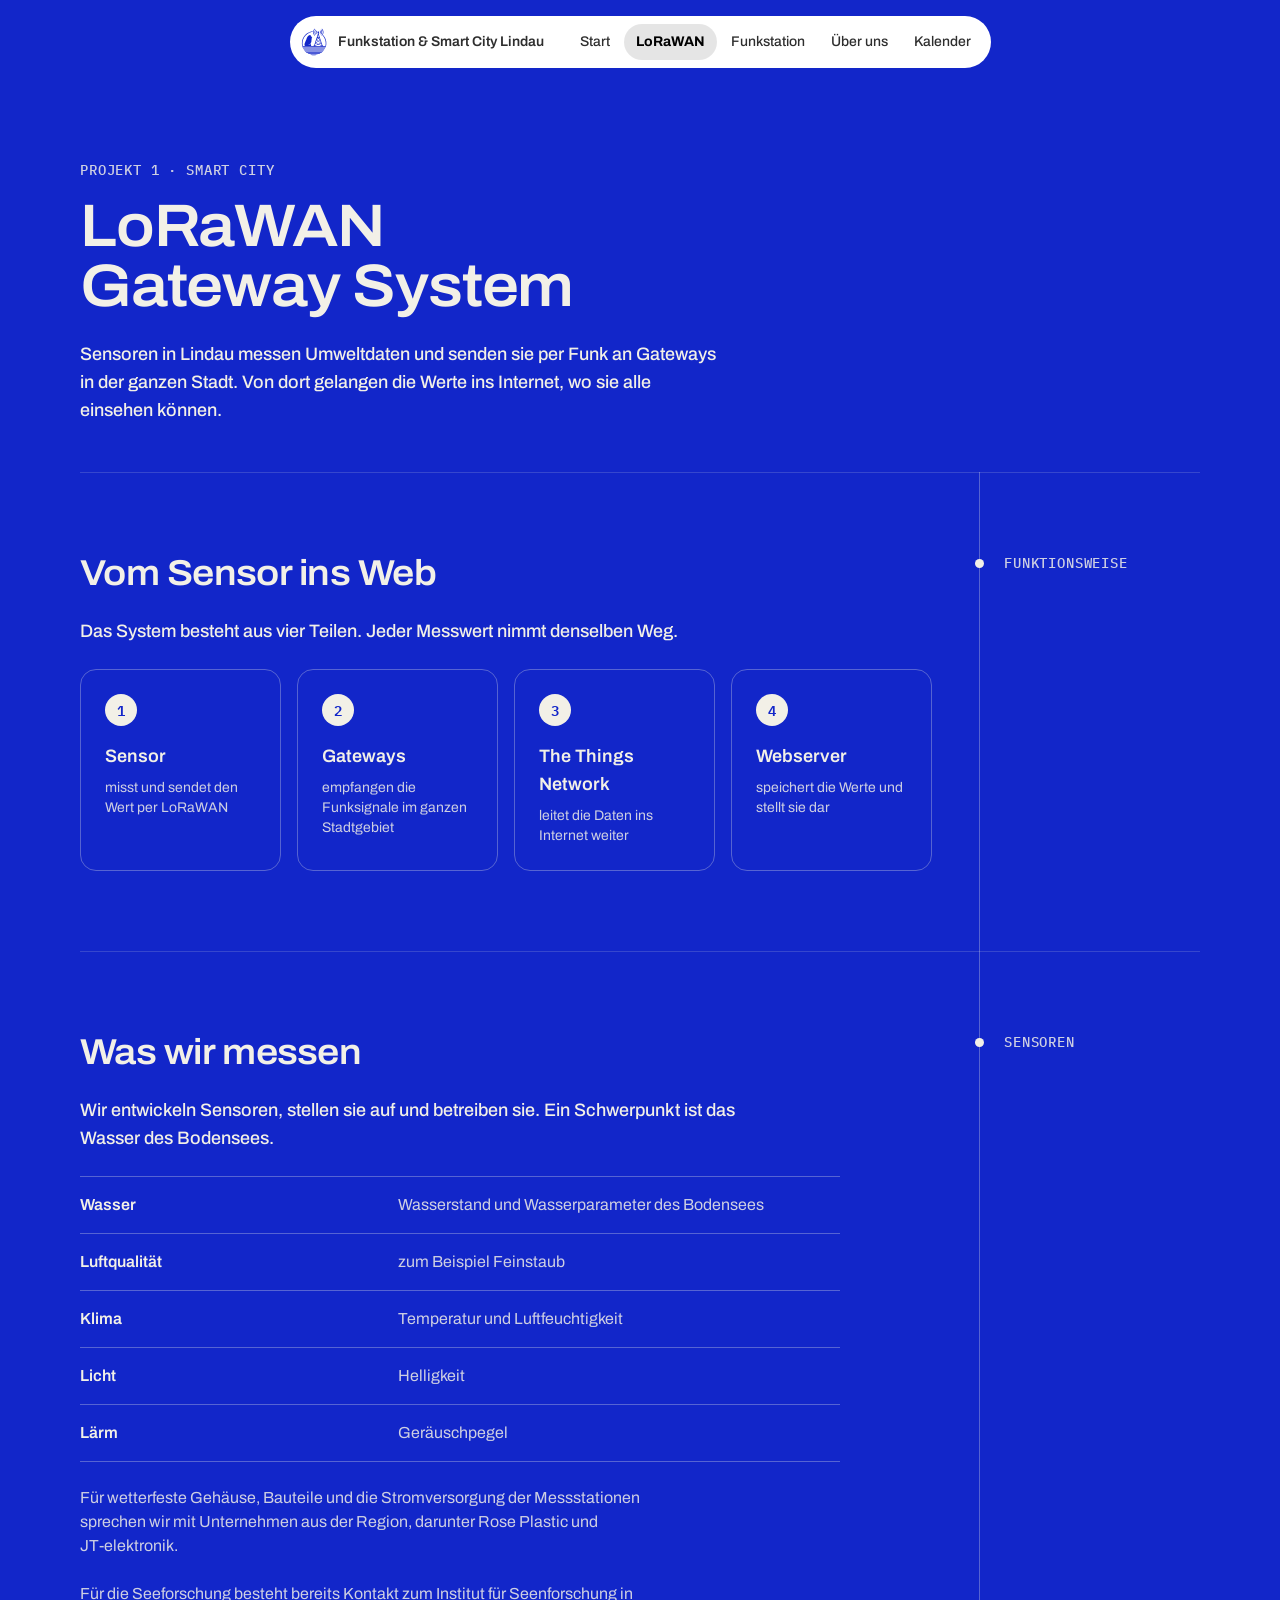
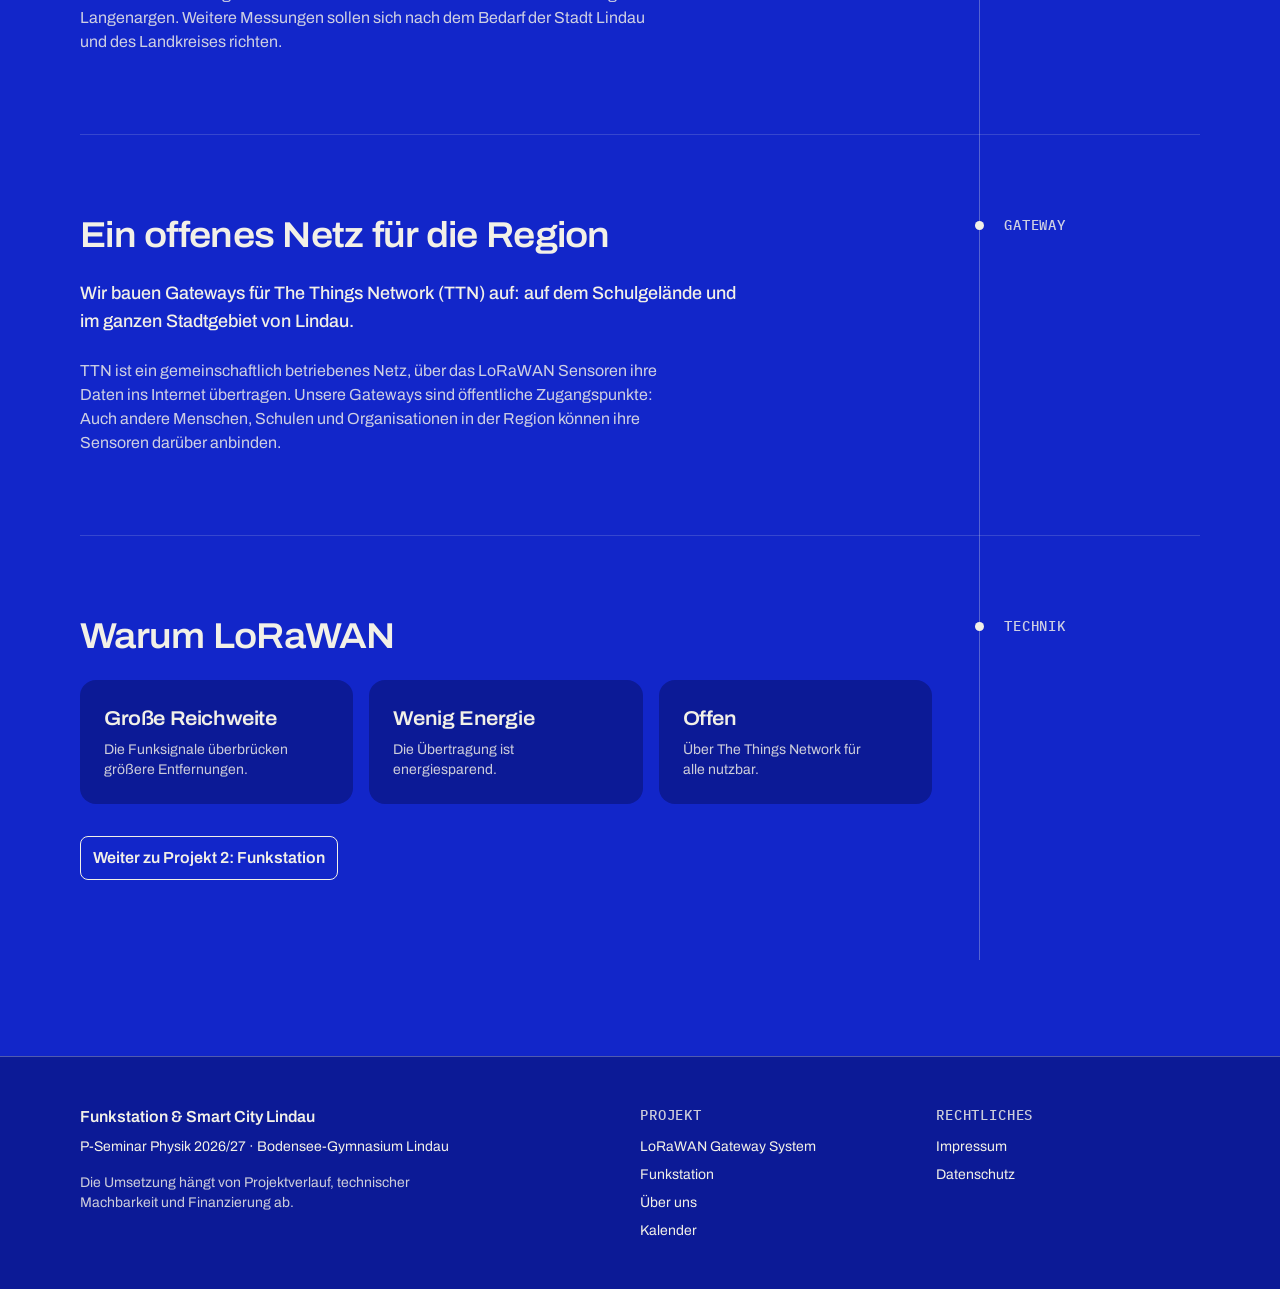
<file: lorawan.html>
<!doctype html>
<html lang="de">
  <head>
    <meta charset="UTF-8" />
    <meta name="viewport" content="width=device-width, initial-scale=1.0" />
    <meta name="theme-color" content="#1226c9" />
    <meta
      name="description"
      content="Projekt 1 des P-Seminars Physik am Bodensee-Gymnasium Lindau: Sensoren, LoRaWAN Gateways in ganz Lindau und offene Messdaten."
    />
    <title>LoRaWAN Gateway System — Funkstation &amp; Smart City Lindau</title>
    <link rel="icon" type="image/svg+xml" href="logoblue.svg" />
    <link rel="stylesheet" href="assets/fonts/fonts.css" />
    <link rel="stylesheet" href="assets/css/tokens.css" />
    <link rel="stylesheet" href="assets/css/base.css" />
    <link rel="stylesheet" href="assets/css/content.css" />
    <script src="assets/js/site.js" defer></script>
  </head>
  <body>
    <a class="skip-link" href="#main">Zum Inhalt springen</a>

    <header class="site-header">
      <div class="site-header__inner">
        <a class="brand" href="index.html">
          <img class="brand__mark" src="assets/img/logo.svg" width="32" height="32" alt="" />
          <span>Funkstation &amp; Smart City Lindau</span>
        </a>
        <button class="nav-toggle" type="button" aria-expanded="false" aria-controls="site-nav" aria-label="Menü öffnen">
          <span></span><span></span>
        </button>
        <nav class="site-nav" id="site-nav" aria-label="Hauptnavigation">
          <a href="index.html">Start</a>
          <a href="lorawan.html" aria-current="page">LoRaWAN</a>
          <a href="funkstation.html">Funkstation</a>
          <a href="ueber-uns.html">Über uns</a>
          <a href="kalender.html">Kalender</a>
        </nav>
      </div>
    </header>

    <main id="main" class="shell">
      <header class="page-head">
        <p class="label">Projekt 1 · Smart City</p>
        <h1>LoRaWAN Gateway System</h1>
        <p class="lead">
          Sensoren in Lindau messen Umweltdaten und senden sie per Funk an Gateways in der ganzen Stadt. Von dort gelangen die Werte ins Internet, wo sie alle einsehen können.
        </p>
      </header>

      <div class="track">
        <div class="track__line" aria-hidden="true"><span class="track__fill"></span></div>

        <section class="section" aria-labelledby="weg-title">
          <p class="label section__label">Funktionsweise</p>
          <div class="section__body" data-reveal>
            <h2 id="weg-title">Vom Sensor ins Web</h2>
            <p class="lead">
              Das System besteht aus vier Teilen. Jeder Messwert nimmt denselben Weg.
            </p>
            <ol class="steps">
              <li><strong>Sensor</strong><span>misst und sendet den Wert per LoRaWAN</span></li>
              <li><strong>Gateways</strong><span>empfangen die Funksignale im ganzen Stadtgebiet</span></li>
              <li><strong>The Things Network</strong><span>leitet die Daten ins Internet weiter</span></li>
              <li><strong>Webserver</strong><span>speichert die Werte und stellt sie dar</span></li>
            </ol>
          </div>
        </section>

        <section class="section" aria-labelledby="sensoren-title">
          <p class="label section__label">Sensoren</p>
          <div class="section__body" data-reveal>
            <h2 id="sensoren-title">Was wir messen</h2>
            <p class="lead">
              Wir entwickeln Sensoren, stellen sie auf und betreiben sie. Ein Schwerpunkt ist das Wasser des Bodensees.
            </p>
            <dl class="fact-list">
              <div>
                <dt>Wasser</dt>
                <dd>Wasserstand und Wasserparameter des Bodensees</dd>
              </div>
              <div>
                <dt>Luftqualität</dt>
                <dd>zum Beispiel Feinstaub</dd>
              </div>
              <div>
                <dt>Klima</dt>
                <dd>Temperatur und Luftfeuchtigkeit</dd>
              </div>
              <div>
                <dt>Licht</dt>
                <dd>Helligkeit</dd>
              </div>
              <div>
                <dt>Lärm</dt>
                <dd>Geräuschpegel</dd>
              </div>
            </dl>
            <p>
              Für wetterfeste Gehäuse, Bauteile und die Stromversorgung der Messstationen sprechen wir mit
              Unternehmen aus der Region, darunter Rose Plastic und JT-elektronik.
            </p>
            <p>
              Für die Seeforschung besteht bereits Kontakt zum Institut für Seenforschung in Langenargen. Weitere Messungen sollen sich nach dem Bedarf der Stadt Lindau und des Landkreises richten.
            </p>
          </div>
        </section>

        <section class="section" aria-labelledby="gateway-title">
          <p class="label section__label">Gateway</p>
          <div class="section__body" data-reveal>
            <h2 id="gateway-title">Ein offenes Netz für die Region</h2>
            <p class="lead">
              Wir bauen Gateways für The Things Network (TTN) auf: auf dem Schulgelände und im ganzen Stadtgebiet von Lindau.
            </p>
            <p>
              TTN ist ein gemeinschaftlich betriebenes Netz, über das LoRaWAN Sensoren ihre Daten ins Internet übertragen. Unsere Gateways sind öffentliche Zugangspunkte: Auch andere Menschen, Schulen und Organisationen in der Region können ihre Sensoren darüber anbinden.
            </p>
          </div>
        </section>

        <section class="section" aria-labelledby="technik-title">
          <p class="label section__label">Technik</p>
          <div class="section__body" data-reveal>
            <h2 id="technik-title">Warum LoRaWAN</h2>
            <div class="card-grid">
              <div class="card">
                <h3>Große Reichweite</h3>
                <p>Die Funksignale überbrücken größere Entfernungen.</p>
              </div>
              <div class="card">
                <h3>Wenig Energie</h3>
                <p>Die Übertragung ist energiesparend.</p>
              </div>
              <div class="card">
                <h3>Offen</h3>
                <p>Über The Things Network für alle nutzbar.</p>
              </div>
            </div>
            <div class="btn-row">
              <a class="btn" href="funkstation.html">Weiter zu Projekt 2: Funkstation</a>
            </div>
          </div>
        </section>
      </div>
    </main>

    <footer class="site-footer">
      <div class="shell site-footer__inner">
        <div class="site-footer__about">
          <p class="site-footer__title">Funkstation &amp; Smart City Lindau</p>
          <p>P-Seminar Physik 2026/27 · Bodensee-Gymnasium Lindau</p>
          <p class="site-footer__note">
            Die Umsetzung hängt von Projektverlauf, technischer Machbarkeit und Finanzierung ab.
          </p>
        </div>
        <nav aria-label="Projekt">
          <p class="label">Projekt</p>
          <ul>
            <li><a href="lorawan.html">LoRaWAN Gateway System</a></li>
            <li><a href="funkstation.html">Funkstation</a></li>
            <li><a href="ueber-uns.html">Über uns</a></li>
            <li><a href="kalender.html">Kalender</a></li>
          </ul>
        </nav>
        <nav aria-label="Rechtliches">
          <p class="label">Rechtliches</p>
          <ul>
            <li><a href="impressum.html">Impressum</a></li>
            <li><a href="datenschutz.html">Datenschutz</a></li>
          </ul>
        </nav>
      </div>
    </footer>
  </body>
</html>
</file>
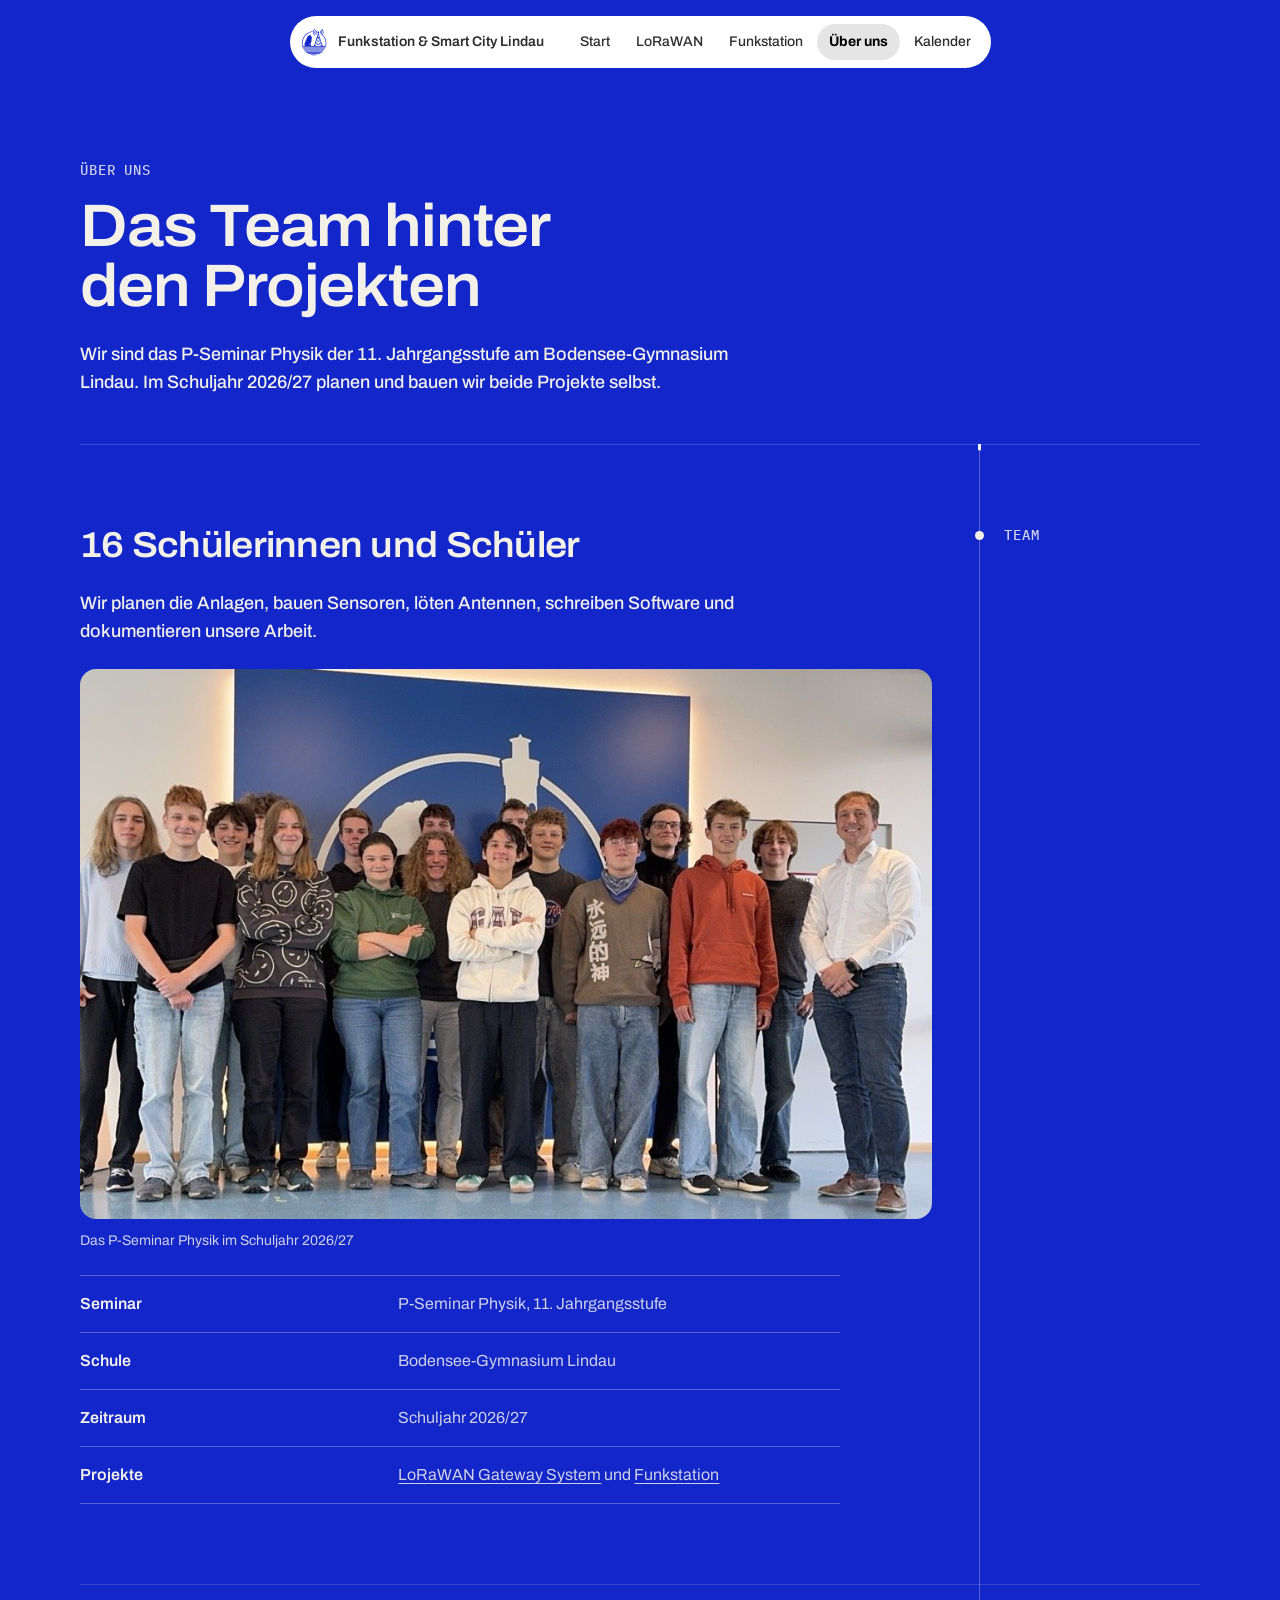
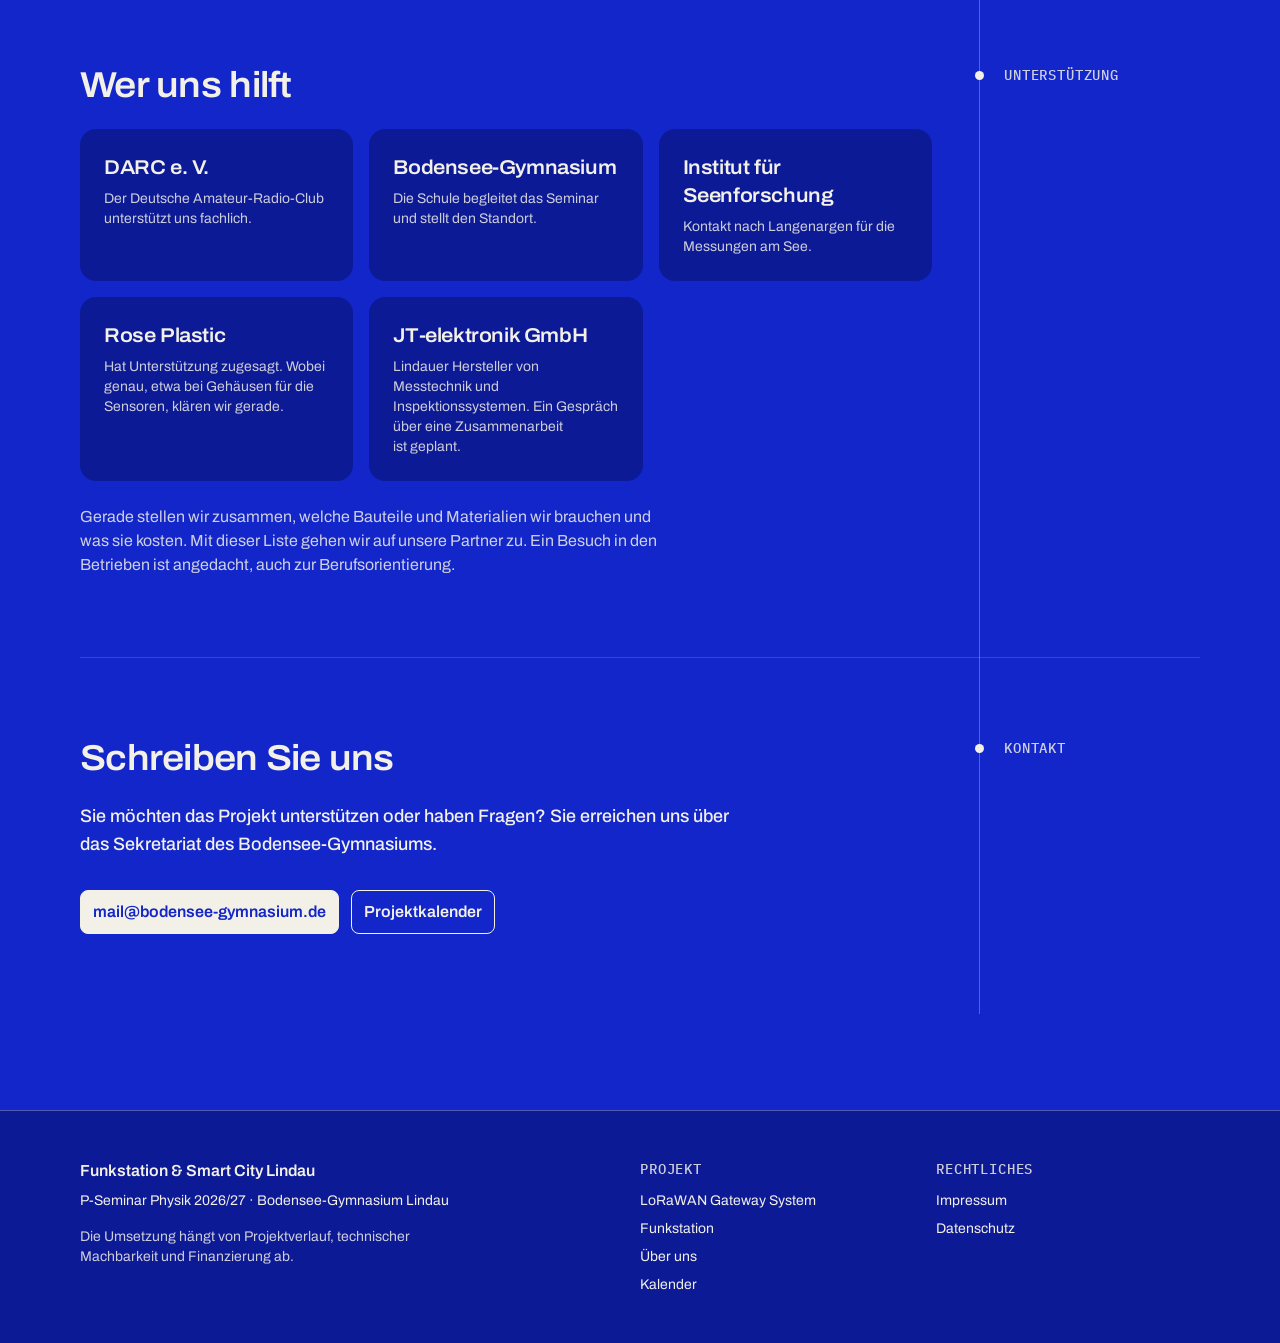
<file: ueber-uns.html>
<!doctype html>
<html lang="de">
  <head>
    <meta charset="UTF-8" />
    <meta name="viewport" content="width=device-width, initial-scale=1.0" />
    <meta name="theme-color" content="#1226c9" />
    <meta
      name="description"
      content="Das Team des P-Seminars Physik am Bodensee-Gymnasium Lindau, seine Unterstützer und der Kontakt zum Projekt."
    />
    <title>Über uns — Funkstation &amp; Smart City Lindau</title>
    <link rel="icon" type="image/svg+xml" href="logoblue.svg" />
    <link rel="stylesheet" href="assets/fonts/fonts.css" />
    <link rel="stylesheet" href="assets/css/tokens.css" />
    <link rel="stylesheet" href="assets/css/base.css" />
    <link rel="stylesheet" href="assets/css/content.css" />
    <script src="assets/js/site.js" defer></script>
  </head>
  <body>
    <a class="skip-link" href="#main">Zum Inhalt springen</a>

    <header class="site-header">
      <div class="site-header__inner">
        <a class="brand" href="index.html">
          <img class="brand__mark" src="assets/img/logo.svg" width="32" height="32" alt="" />
          <span>Funkstation &amp; Smart City Lindau</span>
        </a>
        <button class="nav-toggle" type="button" aria-expanded="false" aria-controls="site-nav" aria-label="Menü öffnen">
          <span></span><span></span>
        </button>
        <nav class="site-nav" id="site-nav" aria-label="Hauptnavigation">
          <a href="index.html">Start</a>
          <a href="lorawan.html">LoRaWAN</a>
          <a href="funkstation.html">Funkstation</a>
          <a href="ueber-uns.html" aria-current="page">Über uns</a>
          <a href="kalender.html">Kalender</a>
        </nav>
      </div>
    </header>

    <main id="main" class="shell">
      <header class="page-head">
        <p class="label">Über uns</p>
        <h1>Das Team hinter den Projekten</h1>
        <p class="lead">
          Wir sind das P-Seminar Physik der 11. Jahrgangsstufe am Bodensee-Gymnasium Lindau. Im Schuljahr 2026/27 planen und bauen wir beide Projekte selbst.
        </p>
      </header>

      <div class="track">
        <div class="track__line" aria-hidden="true"><span class="track__fill"></span></div>

        <section class="section" aria-labelledby="team-title">
          <p class="label section__label">Team</p>
          <div class="section__body" data-reveal>
            <h2 id="team-title">16 Schülerinnen und Schüler</h2>
            <p class="lead">
              Wir planen die Anlagen, bauen Sensoren, löten Antennen, schreiben Software und dokumentieren unsere Arbeit.
            </p>
            <figure class="photo">
              <img src="assets/img/team.jpg" width="1024" height="661" loading="lazy" decoding="async"
                alt="Gruppenfoto des Seminars: Schülerinnen, Schüler und Betreuung stehen vor einer blauen Wand mit dem Logo der Schule." />
              <figcaption>Das P-Seminar Physik im Schuljahr 2026/27</figcaption>
            </figure>
            <dl class="fact-list">
              <div>
                <dt>Seminar</dt>
                <dd>P-Seminar Physik, 11. Jahrgangsstufe</dd>
              </div>
              <div>
                <dt>Schule</dt>
                <dd>Bodensee-Gymnasium Lindau</dd>
              </div>
              <div>
                <dt>Zeitraum</dt>
                <dd>Schuljahr 2026/27</dd>
              </div>
              <div>
                <dt>Projekte</dt>
                <dd><a href="lorawan.html">LoRaWAN Gateway System</a> und <a href="funkstation.html">Funkstation</a></dd>
              </div>
            </dl>
          </div>
        </section>

        <section class="section" aria-labelledby="partner-title">
          <p class="label section__label">Unterstützung</p>
          <div class="section__body" data-reveal>
            <h2 id="partner-title">Wer uns hilft</h2>
            <div class="card-grid">
              <div class="card">
                <h3>DARC e.&nbsp;V.</h3>
                <p>Der Deutsche Amateur-Radio-Club unterstützt uns fachlich.</p>
              </div>
              <div class="card">
                <h3>Bodensee-Gymnasium</h3>
                <p>Die Schule begleitet das Seminar und stellt den Standort.</p>
              </div>
              <div class="card">
                <h3>Institut für Seenforschung</h3>
                <p>Kontakt nach Langenargen für die Messungen am See.</p>
              </div>
              <div class="card">
                <h3>Rose Plastic</h3>
                <p>Hat Unterstützung zugesagt. Wobei genau, etwa bei Gehäusen für die Sensoren, klären wir gerade.</p>
              </div>
              <div class="card">
                <h3>JT-elektronik GmbH</h3>
                <p>Lindauer Hersteller von Messtechnik und Inspektionssystemen. Ein Gespräch über eine Zusammenarbeit ist geplant.</p>
              </div>
            </div>
            <p>
              Gerade stellen wir zusammen, welche Bauteile und Materialien wir brauchen und was sie kosten. Mit
              dieser Liste gehen wir auf unsere Partner zu. Ein Besuch in den Betrieben ist angedacht, auch zur
              Berufsorientierung.
            </p>
          </div>
        </section>

        <section class="section" aria-labelledby="kontakt-title">
          <p class="label section__label">Kontakt</p>
          <div class="section__body" data-reveal>
            <h2 id="kontakt-title">Schreiben Sie uns</h2>
            <p class="lead">
              Sie möchten das Projekt unterstützen oder haben Fragen? Sie erreichen uns über das Sekretariat des Bodensee-Gymnasiums.
            </p>
            <div class="btn-row">
              <a class="btn btn--solid" href="mailto:mail@bodensee-gymnasium.de">mail@bodensee-gymnasium.de</a>
              <a class="btn" href="kalender.html">Projektkalender</a>
            </div>
          </div>
        </section>
      </div>
    </main>

    <footer class="site-footer">
      <div class="shell site-footer__inner">
        <div class="site-footer__about">
          <p class="site-footer__title">Funkstation &amp; Smart City Lindau</p>
          <p>P-Seminar Physik 2026/27 · Bodensee-Gymnasium Lindau</p>
          <p class="site-footer__note">
            Die Umsetzung hängt von Projektverlauf, technischer Machbarkeit und Finanzierung ab.
          </p>
        </div>
        <nav aria-label="Projekt">
          <p class="label">Projekt</p>
          <ul>
            <li><a href="lorawan.html">LoRaWAN Gateway System</a></li>
            <li><a href="funkstation.html">Funkstation</a></li>
            <li><a href="ueber-uns.html">Über uns</a></li>
            <li><a href="kalender.html">Kalender</a></li>
          </ul>
        </nav>
        <nav aria-label="Rechtliches">
          <p class="label">Rechtliches</p>
          <ul>
            <li><a href="impressum.html">Impressum</a></li>
            <li><a href="datenschutz.html">Datenschutz</a></li>
          </ul>
        </nav>
      </div>
    </footer>
  </body>
</html>
</file>
<file: assets/fonts/fonts.css>
/* Schriften liegen lokal. Vorher lud jede Seite vier Dateien von Google; mit dem
   eigenen Hosting entfällt die fremde Verbindung — und damit auch die
   Datenübertragung an Dritte, die im Datenschutz genannt werden müsste. */

@font-face {
  font-family: "Archivo";
  font-style: normal;
  font-weight: 100 900;
  font-stretch: 75% 125%;
  font-display: swap;
  src: url("archivo-var-latin.woff2") format("woff2");
  unicode-range: U+0000-00FF, U+0131, U+0152-0153, U+02BB-02BC, U+02C6, U+02DA, U+02DC, U+0304,
    U+0308, U+0329, U+2000-206F, U+20AC, U+2122, U+2191, U+2193, U+2212, U+2215, U+FEFF, U+FFFD;
}

@font-face {
  font-family: "IBM Plex Mono";
  font-style: normal;
  font-weight: 400;
  font-display: swap;
  src: url("plex-mono-400-latin.woff2") format("woff2");
  unicode-range: U+0000-00FF, U+0131, U+0152-0153, U+02BB-02BC, U+02C6, U+02DA, U+02DC, U+0304,
    U+0308, U+0329, U+2000-206F, U+20AC, U+2122, U+2191, U+2193, U+2212, U+2215, U+FEFF, U+FFFD;
}

@font-face {
  font-family: "IBM Plex Mono";
  font-style: normal;
  font-weight: 500;
  font-display: swap;
  src: url("plex-mono-500-latin.woff2") format("woff2");
  unicode-range: U+0000-00FF, U+0131, U+0152-0153, U+02BB-02BC, U+02C6, U+02DA, U+02DC, U+0304,
    U+0308, U+0329, U+2000-206F, U+20AC, U+2122, U+2191, U+2193, U+2212, U+2215, U+FEFF, U+FFFD;
}

@font-face {
  font-family: "IBM Plex Mono";
  font-style: normal;
  font-weight: 600;
  font-display: swap;
  src: url("plex-mono-600-latin.woff2") format("woff2");
  unicode-range: U+0000-00FF, U+0131, U+0152-0153, U+02BB-02BC, U+02C6, U+02DA, U+02DC, U+0304,
    U+0308, U+0329, U+2000-206F, U+20AC, U+2122, U+2191, U+2193, U+2212, U+2215, U+FEFF, U+FFFD;
}
</file>
<file: assets/css/base.css>
/* ==========================================================================
   Basis — Reset, Textstile, Buttons, Navigation, Fußzeile, Reveals.
   Wird von jeder Seite geladen; setzt tokens.css voraus.
   ========================================================================== */

*,
*::before,
*::after {
  box-sizing: border-box;
}

html {
  background: var(--blue);
  scroll-behavior: smooth;
  scroll-padding-top: var(--space-900);
  -webkit-text-size-adjust: 100%;
}

body {
  display: flex;
  flex-direction: column;
  min-height: 100dvh;
  margin: 0;
  background: var(--blue);
  color: var(--text);
  font-family: var(--font-display);
  font-size: var(--text-base);
  line-height: var(--leading-base);
  -webkit-font-smoothing: antialiased;
}

body.nav-open {
  overflow: hidden;
}

/* Platz für die schwebende Navigation. */
main {
  flex: 1;
  padding-top: var(--space-900);
}

h1,
h2,
h3,
p,
ul,
ol,
dl,
dd,
figure,
address {
  margin: 0;
}

ul,
ol {
  padding: 0;
  list-style: none;
}

img,
svg {
  display: block;
  max-width: 100%;
}

a {
  color: inherit;
  text-underline-offset: 0.2em;
}

address {
  font-style: normal;
}

p,
li,
dd {
  text-wrap: pretty;
}

::selection {
  background: var(--paper);
  color: var(--blue);
}

:focus-visible {
  outline: 2px solid var(--paper);
  outline-offset: 3px;
}

/* --------------------------------------------------------------------------
   Textstile — jede Schrift nutzt einen davon.
   Überschriften rücken auf schmalen Bildschirmen eine Stufe der Skala tiefer.
   -------------------------------------------------------------------------- */

h1,
h2,
h3,
.heading-1,
.heading-2,
.heading-3,
.heading-4,
.heading-5,
.heading-6 {
  font-weight: 600;
  font-stretch: 108%;
  letter-spacing: -0.02em;
  text-wrap: balance;
}

h1,
.heading-1 {
  font-size: var(--text-6xl);
  line-height: 1;
}

h2,
.heading-3 {
  font-size: var(--text-4xl);
  line-height: var(--leading-4xl);
}

.heading-2 {
  font-size: var(--text-5xl);
  line-height: 1;
}

.heading-4 {
  font-size: var(--text-3xl);
  line-height: var(--leading-3xl);
}

h3,
.heading-5 {
  font-size: var(--text-2xl);
  line-height: var(--leading-2xl);
}

.heading-6 {
  font-size: var(--text-xl);
  line-height: var(--leading-xl);
}

.title-1 {
  font-size: var(--text-xl);
  font-weight: 500;
  line-height: var(--leading-xl);
}

.title-2,
.lead {
  font-size: var(--text-lg);
  font-weight: 500;
  line-height: var(--leading-lg);
}

.title-3 {
  font-size: var(--text-base);
  font-weight: 500;
  line-height: var(--leading-base);
}

.title-4 {
  font-size: var(--text-sm);
  font-weight: 500;
  line-height: var(--leading-sm);
}

.body-6 {
  font-size: var(--text-sm);
  line-height: var(--leading-sm);
}

/* Caption 1 in Mono: Rubriken, Kennzahlen, Uhrzeiten. */
.label {
  font-family: var(--font-mono);
  font-size: var(--text-sm);
  font-weight: 500;
  line-height: var(--leading-sm);
  letter-spacing: 0.06em;
  text-transform: uppercase;
  color: var(--text-soft);
}

.lead {
  max-width: var(--measure);
}

@media (max-width: 1023px) {
  h1,
  .heading-1 {
    font-size: var(--text-5xl);
  }

  .heading-2 {
    font-size: var(--text-4xl);
    line-height: var(--leading-4xl);
  }

  h2,
  .heading-3 {
    font-size: var(--text-3xl);
    line-height: var(--leading-3xl);
  }
}

@media (max-width: 599px) {
  h1,
  .heading-1,
  .heading-2 {
    font-size: var(--text-4xl);
    line-height: var(--leading-4xl);
  }

  h2,
  .heading-3,
  .heading-4 {
    font-size: var(--text-2xl);
    line-height: var(--leading-2xl);
  }

  h3,
  .heading-5 {
    font-size: var(--text-xl);
    line-height: var(--leading-xl);
  }
}

/* --------------------------------------------------------------------------
   Layout
   -------------------------------------------------------------------------- */

.shell {
  width: min(100%, var(--shell));
  margin-inline: auto;
  padding-inline: var(--page-pad);
}

.skip-link {
  position: fixed;
  top: var(--space-100);
  left: var(--space-100);
  z-index: 100;
  padding: var(--space-100) var(--space-200);
  border-radius: var(--radius-lg);
  background: var(--paper);
  color: var(--ink);
  font-size: var(--text-sm);
  font-weight: 600;
  text-decoration: none;
  transform: translateY(-200%);
}

.skip-link:focus {
  transform: none;
}

/* --------------------------------------------------------------------------
   Buttons (Button-md)
   -------------------------------------------------------------------------- */

.btn {
  display: inline-flex;
  align-items: center;
  justify-content: center;
  gap: var(--space-75);
  min-height: var(--control);
  padding: var(--space-75) var(--space-100);
  border: 1px solid var(--paper);
  border-radius: var(--radius-lg);
  background: transparent;
  color: var(--paper);
  font-family: var(--font-display);
  font-size: var(--text-base);
  font-weight: 600;
  line-height: var(--leading-base);
  text-decoration: none;
  cursor: pointer;
  transition:
    background-color var(--dur-color) var(--ease),
    color var(--dur-color) var(--ease),
    border-color var(--dur-color) var(--ease),
    transform var(--dur-color) var(--ease);
}

/* Hover: der Button hebt sich um 2 px, die Fläche wird etwas heller. */
.btn:hover {
  background: var(--line-soft);
  transform: translateY(calc(-1 * var(--space-25)));
}

.btn:active {
  transform: scale(0.98);
}

.btn--solid {
  background: var(--paper);
  color: var(--blue);
}

.btn--solid:hover {
  border-color: #ffffff;
  background: #ffffff;
}

.btn .icon {
  transition: transform var(--dur-move) var(--ease);
}

.btn:hover .icon {
  transform: translateX(var(--space-50));
}

.icon {
  flex: none;
  width: 20px;
  height: 20px;
  fill: currentColor;
}

.btn-row {
  display: flex;
  flex-wrap: wrap;
  gap: var(--space-100);
}

/* --------------------------------------------------------------------------
   Navigation: schwebende Leiste mit Glas, auf dem Handy ein Vollbildmenü.
   -------------------------------------------------------------------------- */

.site-header {
  position: fixed;
  top: var(--space-200);
  left: 0;
  right: 0;
  z-index: 50;
  display: flex;
  justify-content: center;
  padding-inline: var(--space-200);
  pointer-events: none;
  transition:
    transform var(--dur-move) var(--ease),
    opacity var(--dur-color) var(--ease);
}

/* Beim Scrollen nach unten fährt die Navigation aus dem Bild (site.js). */
.site-header.is-hidden {
  transform: translateY(calc(-100% - var(--space-200)));
}

.site-header__inner {
  position: relative;
  z-index: 2;
  display: flex;
  align-items: center;
  gap: var(--space-200);
  padding: var(--space-75);
  border-radius: var(--radius-full);
  background: var(--header-bg);
  color: var(--header-text);
  pointer-events: auto;
}

/* Auf Weiß braucht der Fokusrahmen eine dunkle Farbe. */
.site-header :focus-visible {
  outline-color: var(--header-active);
}

.brand {
  position: relative;
  z-index: 2;
  display: flex;
  align-items: center;
  gap: var(--space-75);
  padding-right: var(--space-75);
  font-size: var(--text-sm);
  font-weight: 600;
  line-height: var(--leading-sm);
  text-decoration: none;
  white-space: nowrap;
}

.brand__mark {
  flex: none;
  width: 32px;
  height: 32px;
}

.site-nav {
  display: flex;
  gap: var(--space-25);
}

.site-nav a {
  display: flex;
  align-items: center;
  min-height: 36px;
  padding: var(--space-75) var(--space-100);
  border-radius: var(--radius-full);
  font-size: var(--text-sm);
  font-weight: 500;
  line-height: var(--leading-sm);
  text-decoration: none;
  color: var(--header-text);
  transition:
    background-color var(--dur-color) var(--ease),
    color var(--dur-color) var(--ease);
}

.site-nav a:hover {
  background: var(--header-hover);
  color: var(--header-active);
}

.site-nav a[aria-current="page"] {
  background: var(--header-active-bg);
  font-weight: 700;
  color: var(--header-active);
}

/* Zwei Striche, die sich beim Öffnen zu einem Kreuz drehen. */
.nav-toggle {
  display: none;
  position: relative;
  z-index: 2;
  width: 36px;
  height: 36px;
  padding: 0;
  border: 0;
  border-radius: var(--radius-full);
  background: var(--header-hover);
  cursor: pointer;
}

.nav-toggle span {
  position: absolute;
  left: 10px;
  width: 16px;
  height: 2px;
  background: var(--header-text);
  transition: transform var(--dur-move) var(--ease);
}

.nav-toggle span:first-child {
  transform: translateY(-3px);
}

.nav-toggle span:last-child {
  transform: translateY(3px);
}

.nav-toggle[aria-expanded="true"] span:first-child {
  transform: rotate(45deg);
}

.nav-toggle[aria-expanded="true"] span:last-child {
  transform: rotate(-45deg);
}

@media (max-width: 860px) {
  .site-header__inner {
    justify-content: space-between;
    width: 100%;
  }

  .nav-toggle {
    display: block;
  }

  .site-nav {
    position: fixed;
    inset: 0;
    z-index: 1;
    flex-direction: column;
    gap: var(--space-75);
    padding: var(--space-900) var(--page-pad) var(--space-400);
    background: var(--header-bg);
    opacity: 0;
    visibility: hidden;
    transition:
      opacity var(--dur-color) var(--ease),
      visibility 0s linear var(--dur-color);
    pointer-events: auto;
  }

  .site-nav.is-open {
    opacity: 1;
    visibility: visible;
    transition: opacity var(--dur-color) var(--ease);
  }

  .site-nav a {
    min-height: 56px;
    padding: var(--space-100) var(--space-200);
    border-radius: var(--radius-xl);
    font-size: var(--text-2xl);
    font-weight: 600;
    line-height: var(--leading-2xl);
    color: var(--header-text);
    opacity: 0;
    transform: translateY(var(--space-300));
    transition:
      opacity var(--dur-move) var(--ease),
      transform var(--dur-move) var(--ease),
      background-color var(--dur-color) var(--ease);
  }

  /* Die Links kommen nacheinander, 60 ms Abstand. */
  .site-nav.is-open a {
    opacity: 1;
    transform: none;
  }

  .site-nav.is-open a:nth-child(2) {
    transition-delay: 60ms;
  }

  .site-nav.is-open a:nth-child(3) {
    transition-delay: 120ms;
  }

  .site-nav.is-open a:nth-child(4) {
    transition-delay: 180ms;
  }

  .site-nav.is-open a:nth-child(5) {
    transition-delay: 240ms;
  }
}

/* --------------------------------------------------------------------------
   Fußzeile
   -------------------------------------------------------------------------- */

.site-footer {
  margin-top: var(--space-900);
  border-top: 1px solid var(--line);
  background: var(--blue-deep);
  font-size: var(--text-sm);
  line-height: var(--leading-sm);
}

.site-footer__inner {
  display: grid;
  grid-template-columns: minmax(0, 2fr) repeat(2, minmax(0, 1fr));
  gap: var(--space-400);
  padding-block: var(--space-600);
}

.site-footer__title {
  margin-bottom: var(--space-75);
  font-size: var(--text-base);
  font-weight: 600;
  line-height: var(--leading-base);
}

.site-footer__note {
  max-width: 44ch;
  margin-top: var(--space-200);
  color: var(--text-soft);
}

.site-footer .label {
  margin-bottom: var(--space-100);
}

.site-footer li + li {
  margin-top: var(--space-75);
}

.site-footer a {
  text-decoration: none;
}

.site-footer a:hover {
  text-decoration: underline;
}

@media (max-width: 720px) {
  .site-footer__inner {
    grid-template-columns: 1fr 1fr;
  }

  .site-footer__about {
    grid-column: 1 / -1;
  }
}

/* --------------------------------------------------------------------------
   Reveals: Abschnitte steigen einmal auf, wenn sie ins Bild kommen.
   site.js setzt .is-in. Ohne JavaScript bleibt alles sichtbar.
   -------------------------------------------------------------------------- */

@media (scripting: enabled) {
  [data-reveal] {
    opacity: 0;
    transform: translateY(var(--space-400));
    transition:
      opacity var(--dur-reveal) var(--ease),
      transform var(--dur-reveal) var(--ease);
  }

  [data-reveal].is-in {
    opacity: 1;
    transform: none;
  }
}

@media (prefers-reduced-motion: reduce) {
  html {
    scroll-behavior: auto;
  }

  [data-reveal] {
    transform: none !important;
  }

  .site-header.is-hidden {
    transform: none;
    opacity: 0;
    visibility: hidden;
  }

  .site-nav a,
  .btn .icon,
  .nav-toggle span {
    transition-property: opacity, background-color, color !important;
  }
}
</file>
<file: assets/css/content.css>
/* ==========================================================================
   Inhalt — Seitenkopf, Leitung mit Abschnitten und die Bausteine darin.
   Für Startseite, Projektseiten, „Über uns" und die Rechtstexte.
   ========================================================================== */

:root {
  /* Abstand der Leitung zur rechten Kante. Rechts davon stehen die Rubriken. */
  --gutter: 220px;
}

/* --------------------------------------------------------------------------
   Seitenkopf der Unterseiten
   -------------------------------------------------------------------------- */

.page-head {
  padding-block: var(--space-700) var(--space-600);
}

.page-head h1 {
  max-width: var(--measure-hero);
  margin-top: var(--space-200);
}

.page-head .lead,
.page-head .btn-row {
  max-width: var(--measure-hero);
  margin-top: var(--space-300);
}

/* --------------------------------------------------------------------------
   Leitung: eine Linie am rechten Rand, die beim Scrollen mitwächst.
   site.js setzt --progress (0 bis 1) auf .track.
   -------------------------------------------------------------------------- */

.track {
  position: relative;
}

.track__line {
  position: absolute;
  top: 0;
  bottom: 0;
  right: var(--gutter);
  width: 1px;
  background: var(--line);
}

.track__fill {
  position: absolute;
  inset: 0 -1px;
  background: var(--paper);
  transform: scaleY(var(--progress, 0));
  transform-origin: top;
}

.section {
  position: relative;
  display: grid;
  grid-template-columns: minmax(0, 1fr) var(--gutter);
  padding-block: var(--space-800);
  border-top: 1px solid var(--line-soft);
}

/* Knoten auf der Leitung, auf Höhe der Rubrik. */
.section::before {
  content: "";
  position: absolute;
  top: calc(var(--space-800) + 6px);
  right: calc(var(--gutter) - 4px);
  width: 9px;
  height: 9px;
  border-radius: var(--radius-full);
  background: var(--paper);
}

.section__label {
  grid-column: 2;
  grid-row: 1;
  padding-left: var(--space-300);
}

.section__body {
  grid-column: 1;
  grid-row: 1;
  min-width: 0;
  padding-right: var(--space-600);
}

.section__body > * + * {
  margin-top: var(--space-300);
}

.section__body > h2 {
  max-width: var(--measure-hero);
}

.section__body > p {
  max-width: var(--measure);
  color: var(--text-soft);
}

.section__body > p.lead {
  color: var(--text);
}

.section__body > .btn-row {
  margin-top: var(--space-400);
}

@media (max-width: 860px) {
  :root {
    --gutter: 0px;
  }

  .track {
    padding-left: var(--space-300);
  }

  .track__line {
    right: auto;
    left: 0;
  }

  .section {
    display: block;
    padding-block: var(--space-600);
  }

  .section::before {
    top: calc(var(--space-600) + 6px);
    right: auto;
    left: calc(-1 * var(--space-300) - 4px);
  }

  .section__label {
    margin-bottom: var(--space-200);
    padding-left: 0;
  }

  .section__body {
    padding-right: 0;
  }
}

/* --------------------------------------------------------------------------
   Großer Leitsatz: Wörter werden beim Scrollen nacheinander hell.
   -------------------------------------------------------------------------- */

.tagline {
  max-width: var(--measure-hero);
  color: var(--text);
}

.tagline .word {
  transition: color var(--dur-move) var(--ease);
}

@media (scripting: enabled) {
  .tagline .word {
    color: var(--text-muted);
  }

  .tagline .word.is-on {
    color: var(--text);
  }
}

@media (prefers-reduced-motion: reduce) {
  .tagline .word {
    color: var(--text) !important;
  }
}

/* --------------------------------------------------------------------------
   Bausteine
   -------------------------------------------------------------------------- */

/* Begriff links, Erklärung rechts: Messgrößen, Ziele, Eckdaten. */
.fact-list {
  max-width: 760px;
  border-top: 1px solid var(--line);
}

.fact-list > div {
  display: grid;
  grid-template-columns: minmax(0, 2fr) minmax(0, 3fr);
  gap: var(--space-300);
  padding-block: var(--space-200);
  border-bottom: 1px solid var(--line);
}

.fact-list dt {
  font-weight: 600;
}

.fact-list dd {
  color: var(--text-soft);
}

/* Nummerierte Schritte. */
.steps {
  display: grid;
  grid-template-columns: repeat(auto-fit, minmax(180px, 1fr));
  gap: var(--space-200);
  counter-reset: step;
}

.steps li {
  padding: var(--space-300);
  border: 1px solid var(--line);
  border-radius: var(--radius-2xl);
  counter-increment: step;
}

.steps li::before {
  content: counter(step);
  display: grid;
  place-items: center;
  width: 32px;
  height: 32px;
  margin-bottom: var(--space-200);
  border-radius: var(--radius-full);
  background: var(--paper);
  color: var(--blue);
  font-family: var(--font-mono);
  font-size: var(--text-sm);
  font-weight: 600;
  line-height: var(--leading-sm);
}

.steps strong {
  display: block;
  font-size: var(--text-lg);
  font-weight: 600;
  line-height: var(--leading-lg);
}

.steps span {
  display: block;
  margin-top: var(--space-75);
  font-size: var(--text-sm);
  line-height: var(--leading-sm);
  color: var(--text-soft);
}

/* Kacheln für kurze, gleichrangige Punkte. */
.card-grid {
  display: grid;
  grid-template-columns: repeat(auto-fit, minmax(240px, 1fr));
  gap: var(--space-200);
}

.card {
  padding: var(--space-300);
  border-radius: var(--radius-2xl);
  background: var(--blue-deep);
}

.card h3 {
  font-size: var(--text-xl);
  line-height: var(--leading-xl);
}

.card p {
  margin-top: var(--space-75);
  font-size: var(--text-sm);
  line-height: var(--leading-sm);
  color: var(--text-soft);
}

/* Hinweis: Einschränkungen und Vorbehalte. */
.notice {
  display: flex;
  gap: var(--space-100);
  max-width: var(--measure);
  padding: var(--space-200) var(--space-300);
  border: 1px solid var(--line);
  border-radius: var(--radius-xl);
  font-size: var(--text-sm);
  line-height: var(--leading-sm);
}

.notice::before {
  content: "";
  flex: none;
  width: 8px;
  height: 8px;
  margin-top: 6px;
  border-radius: var(--radius-full);
  background: var(--paper);
}

.bullets {
  max-width: var(--measure);
}

.bullets li {
  position: relative;
  padding-left: var(--space-300);
}

.bullets li + li {
  margin-top: var(--space-75);
}

.bullets li::before {
  content: "";
  position: absolute;
  top: 9px;
  left: 0;
  width: 6px;
  height: 6px;
  border-radius: var(--radius-full);
  background: currentColor;
}

/* Fragen und Antworten: aufklappbar, eine Frage pro Zeile. */
.faq {
  max-width: 760px;
  border-top: 1px solid var(--line);
}

.faq details {
  border-bottom: 1px solid var(--line);
}

.faq summary {
  display: flex;
  align-items: center;
  justify-content: space-between;
  gap: var(--space-300);
  min-height: var(--control);
  padding-block: var(--space-200);
  font-size: var(--text-lg);
  font-weight: 600;
  line-height: var(--leading-lg);
  list-style: none;
  cursor: pointer;
}

.faq summary::-webkit-details-marker {
  display: none;
}

.faq summary .icon {
  transition: transform var(--dur-move) var(--ease);
}

.faq details[open] summary .icon {
  transform: rotate(180deg);
}

.faq details p {
  max-width: var(--measure);
  padding-bottom: var(--space-300);
  color: var(--text-soft);
}

@media (max-width: 560px) {
  .fact-list > div {
    grid-template-columns: 1fr;
    gap: var(--space-50);
  }
}

/* --------------------------------------------------------------------------
   Fließtext der Rechtstexte
   -------------------------------------------------------------------------- */

.prose {
  max-width: var(--measure);
}

.prose section {
  padding-block: var(--space-400);
  border-top: 1px solid var(--line-soft);
}

.prose h2 {
  font-size: var(--text-xl);
  line-height: var(--leading-xl);
}

.prose h2 ~ * {
  margin-top: var(--space-200);
}

.prose p,
.prose address {
  color: var(--text-soft);
}

/* --------------------------------------------------------------------------
   Foto mit Bildunterschrift
   -------------------------------------------------------------------------- */

.photo img {
  width: 100%;
  height: auto;
  border-radius: var(--radius-2xl);
}

.photo figcaption {
  margin-top: var(--space-100);
  font-size: var(--text-sm);
  line-height: var(--leading-sm);
  color: var(--text-soft);
}
</file>
<file: assets/css/home.css>
/* ==========================================================================
   Startseite — Hero mit Antenne, die zwei Projekte, Abschluss.
   ========================================================================== */

:root {
  /* Die Antennenskizze ist 618 px breit, ihr Mast steht bei x = 282,19.
     Mit diesen Werten sitzt der Mast genau auf der Leitung darunter. */
  --antenna-scale: 0.6;
  --antenna-width: calc(618px * var(--antenna-scale));
  --mast-x: calc(282.19px * var(--antenna-scale));
}

.hero {
  display: grid;
  grid-template-columns: minmax(0, 1fr) calc(var(--mast-x) + var(--gutter));
  column-gap: var(--space-400);
}

.hero__copy {
  padding-block: var(--space-700) var(--space-800);
}

.hero h1 {
  max-width: var(--measure-hero);
  margin-top: var(--space-200);
  color: var(--paper);
}

.hero .lead {
  max-width: var(--measure-hero);
  margin-top: var(--space-300);
}

.hero .btn-row {
  align-items: center;
  margin-top: var(--space-400);
}

/* Ein Beleg direkt unter dem Aufruf: Fakten aus dem Projekt. */
.proof {
  display: flex;
  flex-wrap: wrap;
  gap: var(--space-75) var(--space-300);
  margin-top: var(--space-600);
  padding-top: var(--space-300);
  border-top: 1px solid var(--line);
}

.proof li {
  display: flex;
  align-items: baseline;
  gap: var(--space-75);
  font-size: var(--text-sm);
  line-height: var(--leading-sm);
  color: var(--text-soft);
}

.proof strong {
  font-size: var(--text-xl);
  font-weight: 600;
  line-height: var(--leading-xl);
  color: var(--paper);
}

/* Skizze oben, darunter verlängert ein Strich den Mast bis zur Leitung. */
.hero__antenna {
  display: flex;
  flex-direction: column;
  width: var(--antenna-width);
  padding-top: var(--space-700);
  color: var(--paper);
}

.hero__antenna::after {
  content: "";
  flex: 1;
  width: 3px;
  margin-left: calc(var(--mast-x) - 2px);
  background: currentColor;
}

@media (max-width: 860px) {
  .hero {
    display: block;
  }

  .hero__copy {
    padding-block: var(--space-600);
  }

  .hero__antenna {
    display: none;
  }
}

/* --------------------------------------------------------------------------
   Die zwei Projekte: farblich getrennt wie im Kalender.
   Projekt 1 auf Lavendel, Projekt 2 auf dunklem Blau.
   -------------------------------------------------------------------------- */

.projects {
  display: grid;
  grid-template-columns: repeat(2, minmax(0, 1fr));
  gap: var(--space-300);
}

.project {
  display: flex;
  flex-direction: column;
  padding: var(--space-400);
  border: 1px solid transparent;
  border-radius: var(--radius-3xl);
  text-decoration: none;
  transition:
    transform var(--dur-move) var(--ease),
    border-color var(--dur-color) var(--ease);
}

.project:hover {
  transform: translateY(calc(-1 * var(--space-50)));
}

.project:active {
  transform: scale(0.98);
}

.project--lorawan {
  background: var(--lavender);
  color: var(--ink);
}

.project--funk {
  border-color: var(--line);
  background: var(--blue-deep);
}

.project--funk:hover {
  border-color: var(--paper);
}

.project__no {
  display: flex;
  align-items: center;
  gap: var(--space-100);
  font-family: var(--font-mono);
  font-size: var(--text-sm);
  font-weight: 500;
  line-height: var(--leading-sm);
  letter-spacing: 0.06em;
  text-transform: uppercase;
}

.project__no b {
  display: grid;
  place-items: center;
  width: 32px;
  height: 32px;
  border-radius: var(--radius-full);
  background: currentColor;
}

.project__no b span {
  color: var(--lavender);
}

.project--funk .project__no b span {
  color: var(--blue-deep);
}

.project h3 {
  margin-top: var(--space-300);
  font-size: var(--text-3xl);
  line-height: var(--leading-3xl);
}

.project p {
  margin-top: var(--space-200);
}

.project .bullets {
  margin-block: var(--space-300) var(--space-400);
  font-size: var(--text-sm);
  line-height: var(--leading-sm);
}

.project__more {
  display: inline-flex;
  align-items: center;
  gap: var(--space-75);
  margin-top: auto;
  font-weight: 600;
}

.project__more .icon {
  transition: transform var(--dur-move) var(--ease);
}

.project:hover .project__more .icon {
  transform: translateX(var(--space-50));
}

/* Ablauf je Projekt: Rubrik über drei Schritten. */
.flow + .flow {
  margin-top: var(--space-600);
}

.flow .steps {
  margin-top: var(--space-200);
}

@media (max-width: 1000px) {
  .projects {
    grid-template-columns: 1fr;
  }
}

@media (max-width: 599px) {
  .project {
    padding: var(--space-300);
  }

  .project h3 {
    font-size: var(--text-2xl);
    line-height: var(--leading-2xl);
  }
}

@media (prefers-reduced-motion: reduce) {
  .project:hover {
    transform: none;
  }
}
</file>
<file: assets/css/tokens.css>
/* ==========================================================================
   Design-Tokens — Funkstation & Smart City Lindau
   Farben, Schriftgrößen (Tailwind-Skala), Abstände, Radien und Bewegung.
   ========================================================================== */

:root {
  /* Farbe: Blau ist die Fläche, Papier die Schrift, Gelb nur der Akzent. */
  --blue: #1226c9;
  --blue-deep: #0c1a96;
  --blue-light: #2f45e0;
  --paper: #f2f0e7;
  --paper-dim: #e4e1d5;
  --ink: #0a0a0b;
  --muted: #5e5d57;
  --signal: #e9ff00;
  --lavender: #cfd8ff;
  --danger: #c4281c;

  --text: var(--paper);
  --text-soft: rgba(242, 240, 231, 0.84);
  --text-muted: rgba(242, 240, 231, 0.3);
  --line: rgba(242, 240, 231, 0.3);
  --line-soft: rgba(242, 240, 231, 0.16);
  --header-bg: #ffffff;
  --header-text: #2e2e2e;
  --header-active: #000000;
  --header-hover: rgba(0, 0, 0, 0.06);
  --header-active-bg: rgba(0, 0, 0, 0.1);

  /* Schrift */
  --font-display: "Archivo", "Segoe UI", system-ui, sans-serif;
  --font-mono: "IBM Plex Mono", "Cascadia Mono", Consolas, monospace;

  /* Schriftgrößen: nur Stufen der Tailwind-Skala, mit zugehöriger Zeilenhöhe. */
  --text-xs: 12px;
  --text-sm: 14px;
  --text-base: 16px;
  --text-lg: 18px;
  --text-xl: 20px;
  --text-2xl: 24px;
  --text-3xl: 30px;
  --text-4xl: 36px;
  --text-5xl: 48px;
  --text-6xl: 60px;

  --leading-xs: 16px;
  --leading-sm: 20px;
  --leading-base: 24px;
  --leading-lg: 28px;
  --leading-xl: 28px;
  --leading-2xl: 32px;
  --leading-3xl: 36px;
  --leading-4xl: 40px;

  /* Abstände: nur diese Werte. */
  --space-0: 0;
  --space-25: 2px;
  --space-50: 4px;
  --space-75: 8px;
  --space-100: 12px;
  --space-200: 16px;
  --space-300: 24px;
  --space-400: 32px;
  --space-500: 40px;
  --space-600: 48px;
  --space-700: 64px;
  --space-800: 80px;
  --space-900: 96px;

  /* Radien: Tailwind-Werte. Verschachtelt gilt innen = außen − Abstand,
     solange das Ergebnis größer als 2 ist; sonst bleibt die Form eckig. */
  --radius-sm: 4px;
  --radius-md: 6px;
  --radius-lg: 8px;
  --radius-xl: 12px;
  --radius-2xl: 16px;
  --radius-3xl: 24px;
  --radius-full: 9999px;

  /* Maße */
  --shell: 1200px;
  --page-pad: clamp(20px, 4vw, 40px);
  --measure: 66ch;
  --measure-hero: 680px;
  --control: 44px;

  /* Bewegung: eine Kurve, die abbremst. */
  --ease: cubic-bezier(0.22, 1, 0.36, 1);
  --dur-color: 300ms;
  --dur-move: 500ms;
  --dur-reveal: 700ms;
}
</file>
